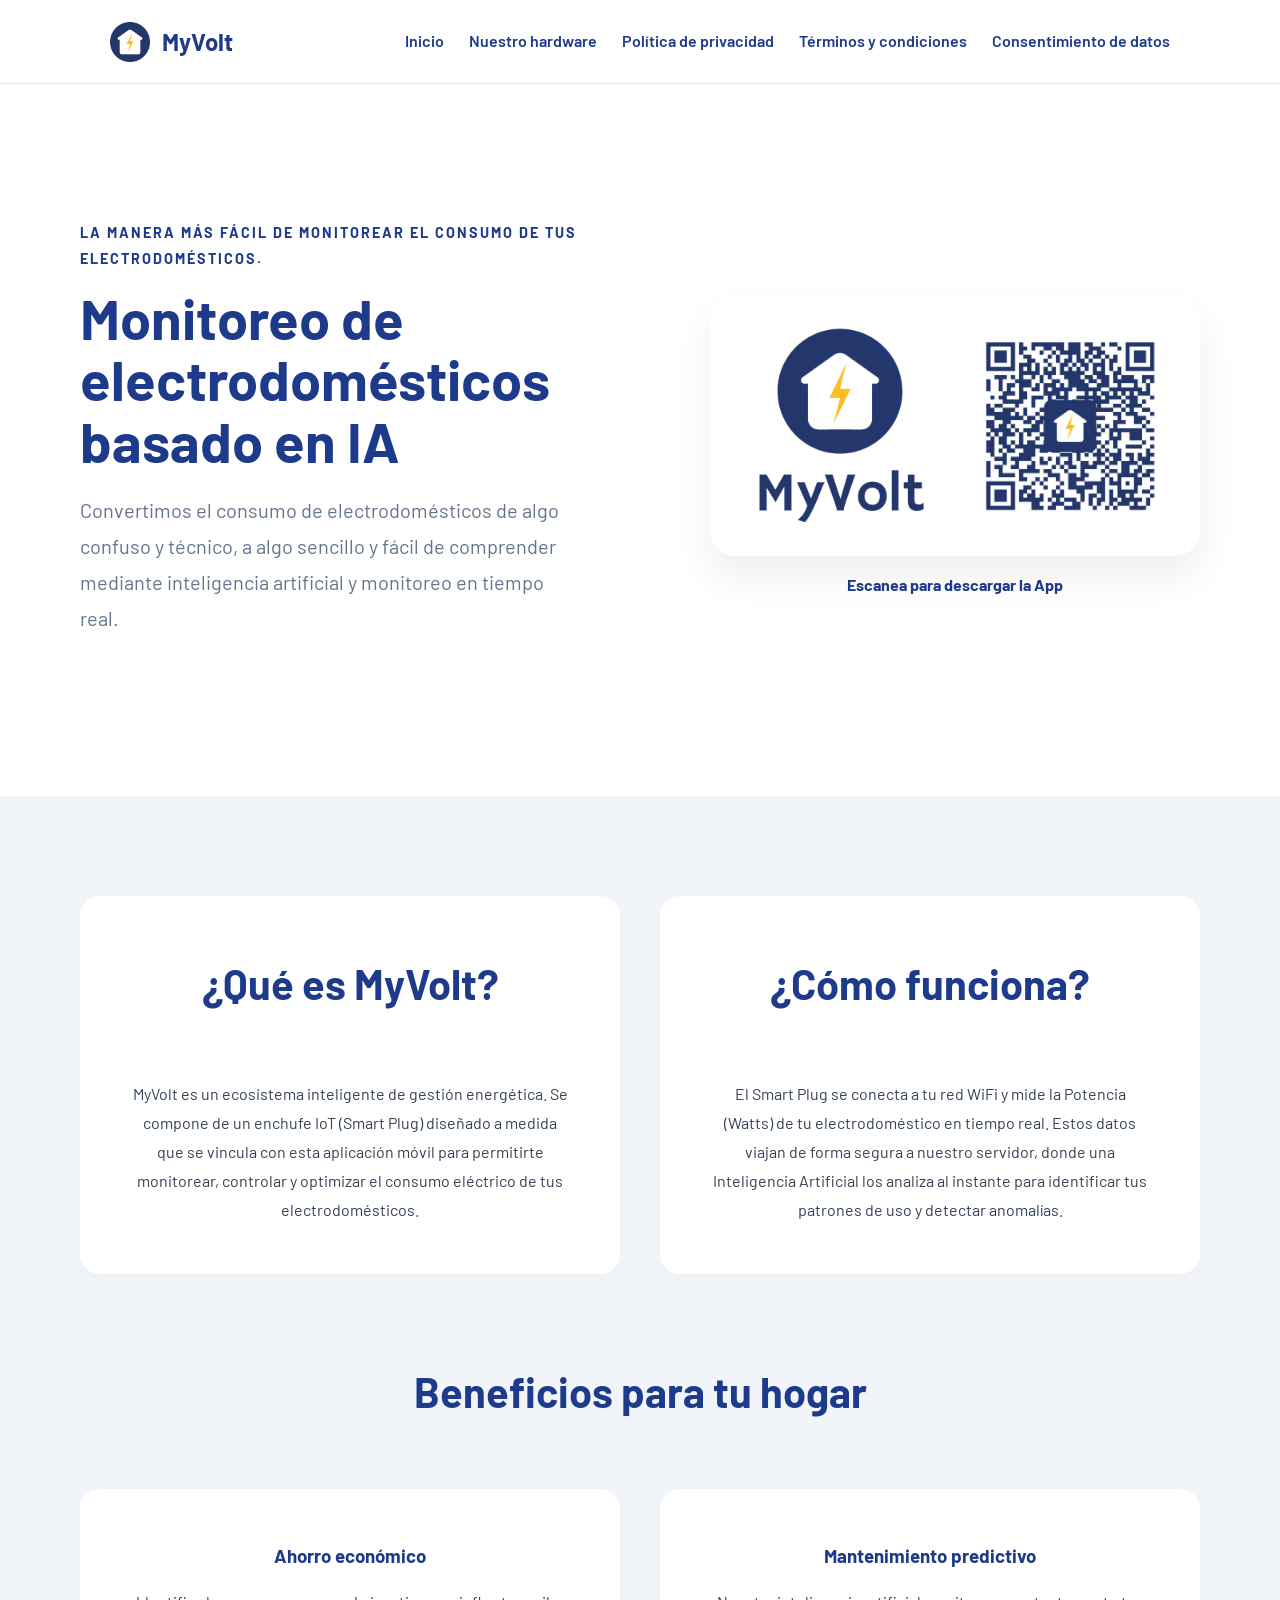
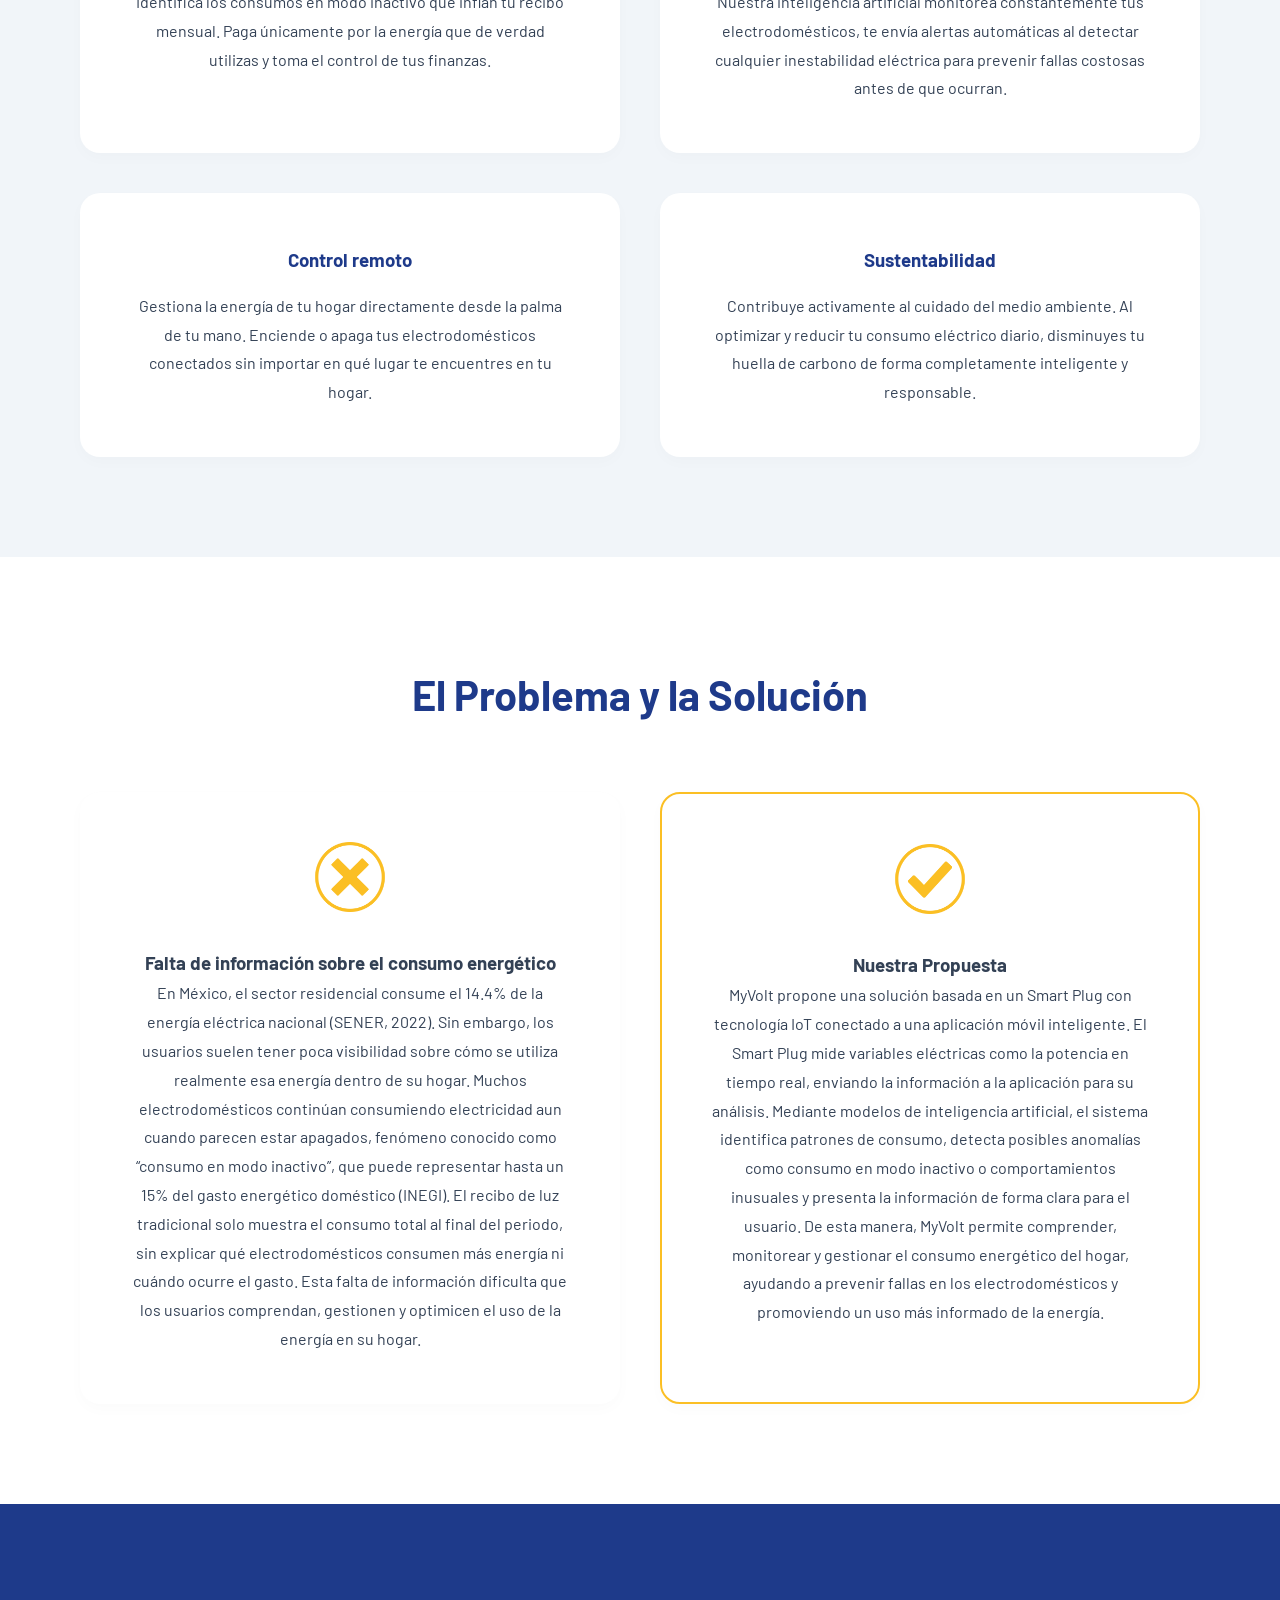
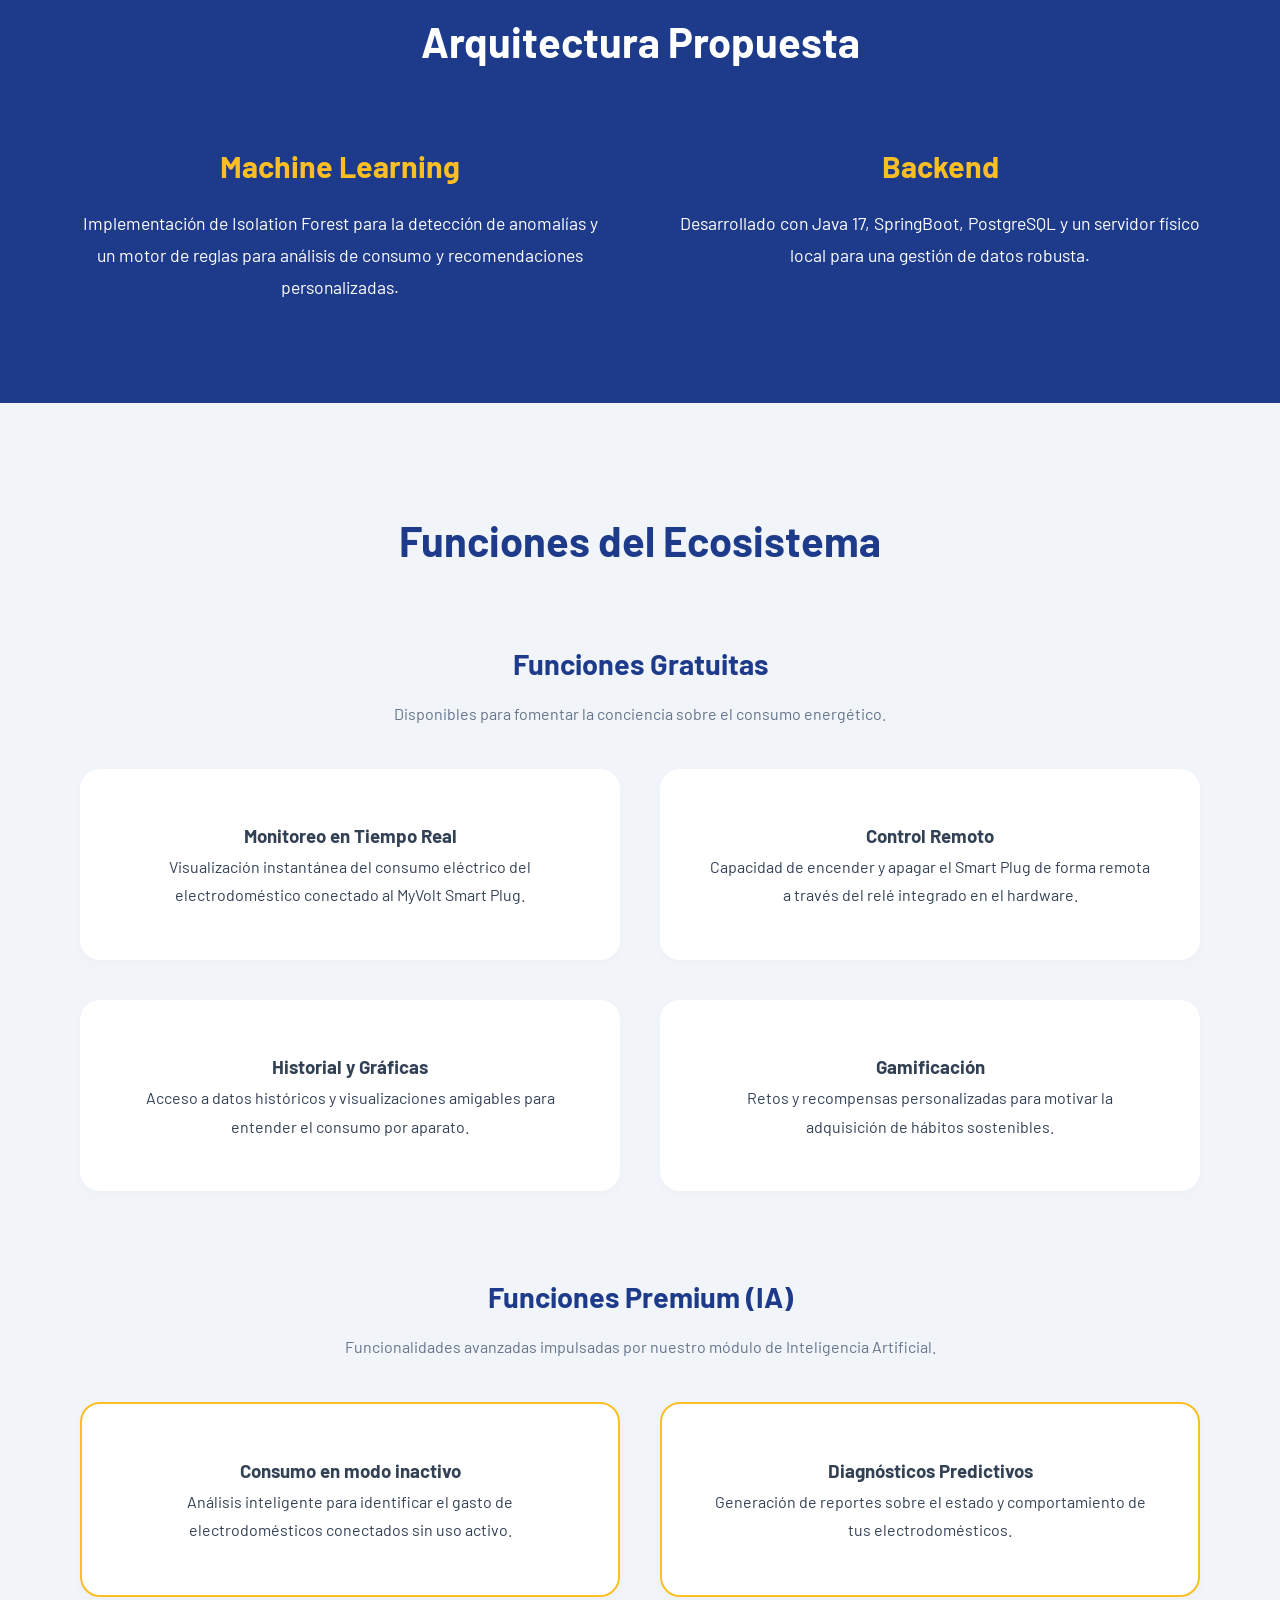
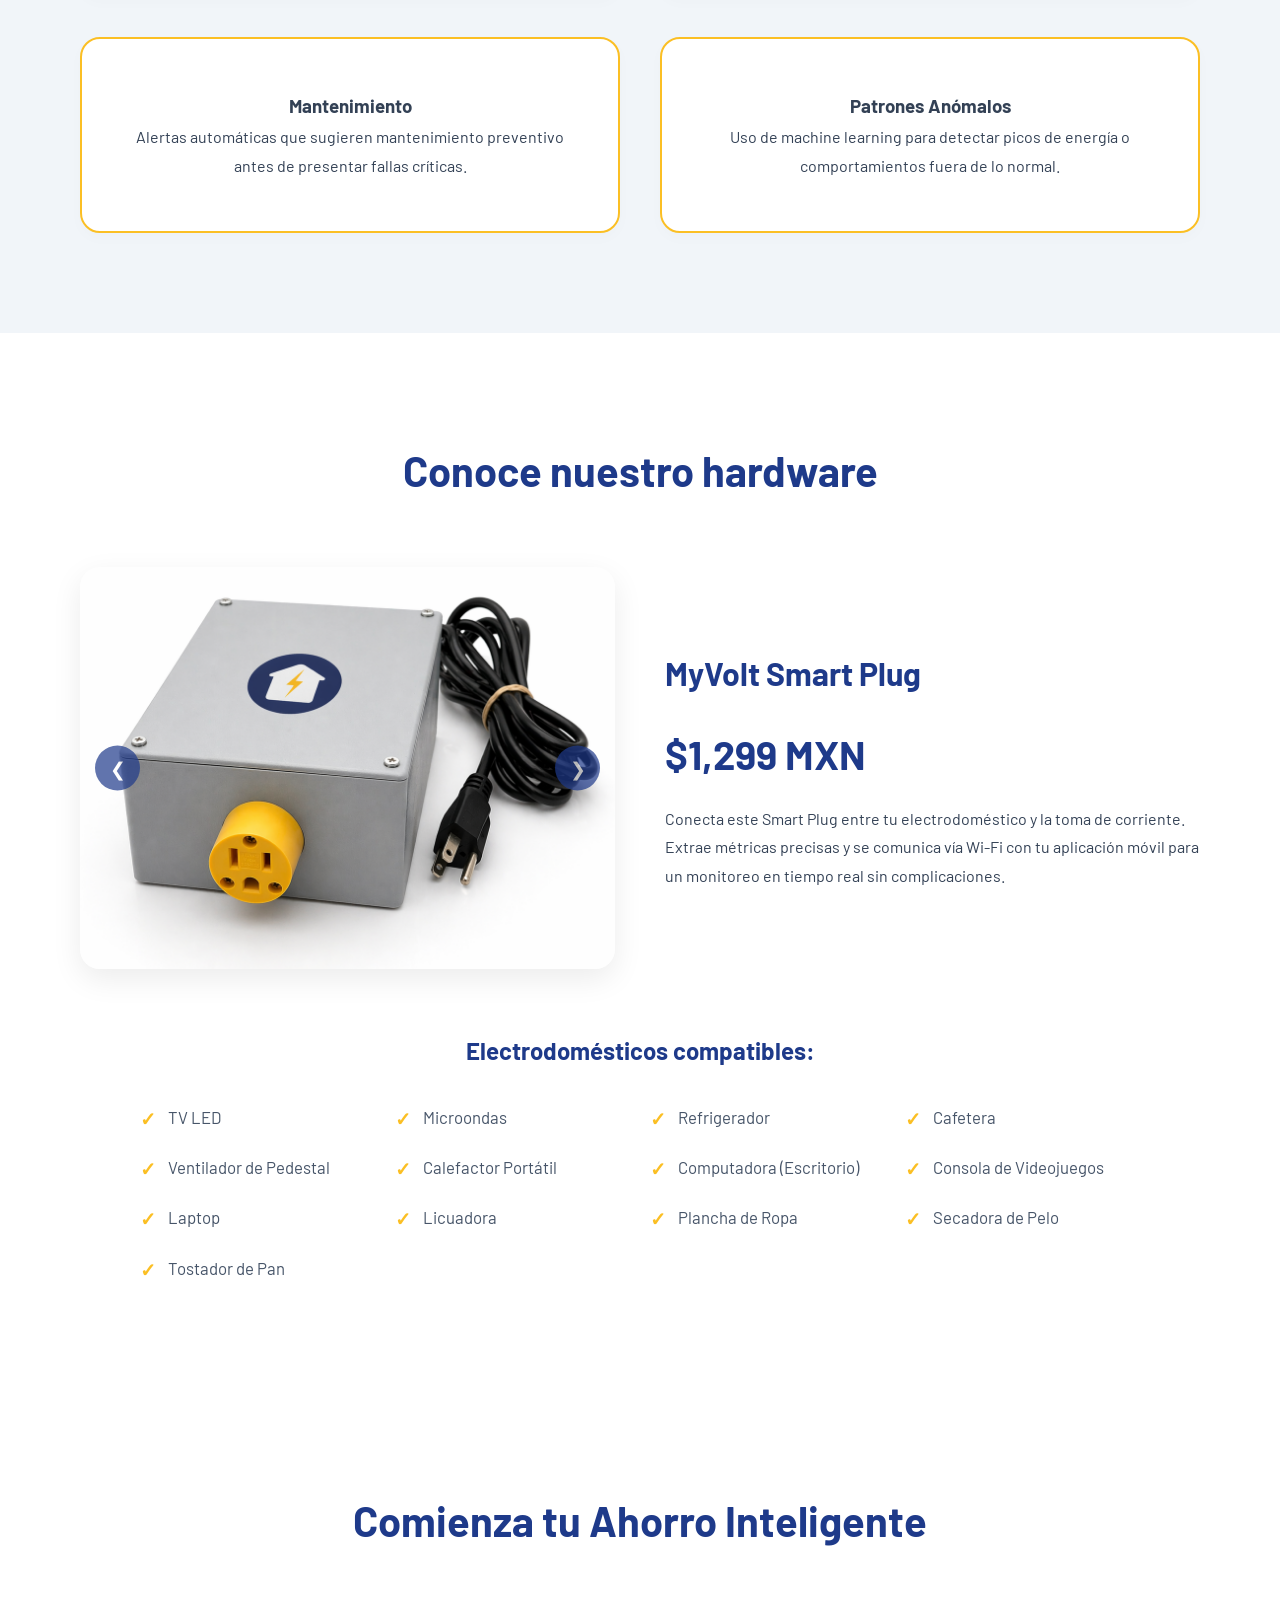
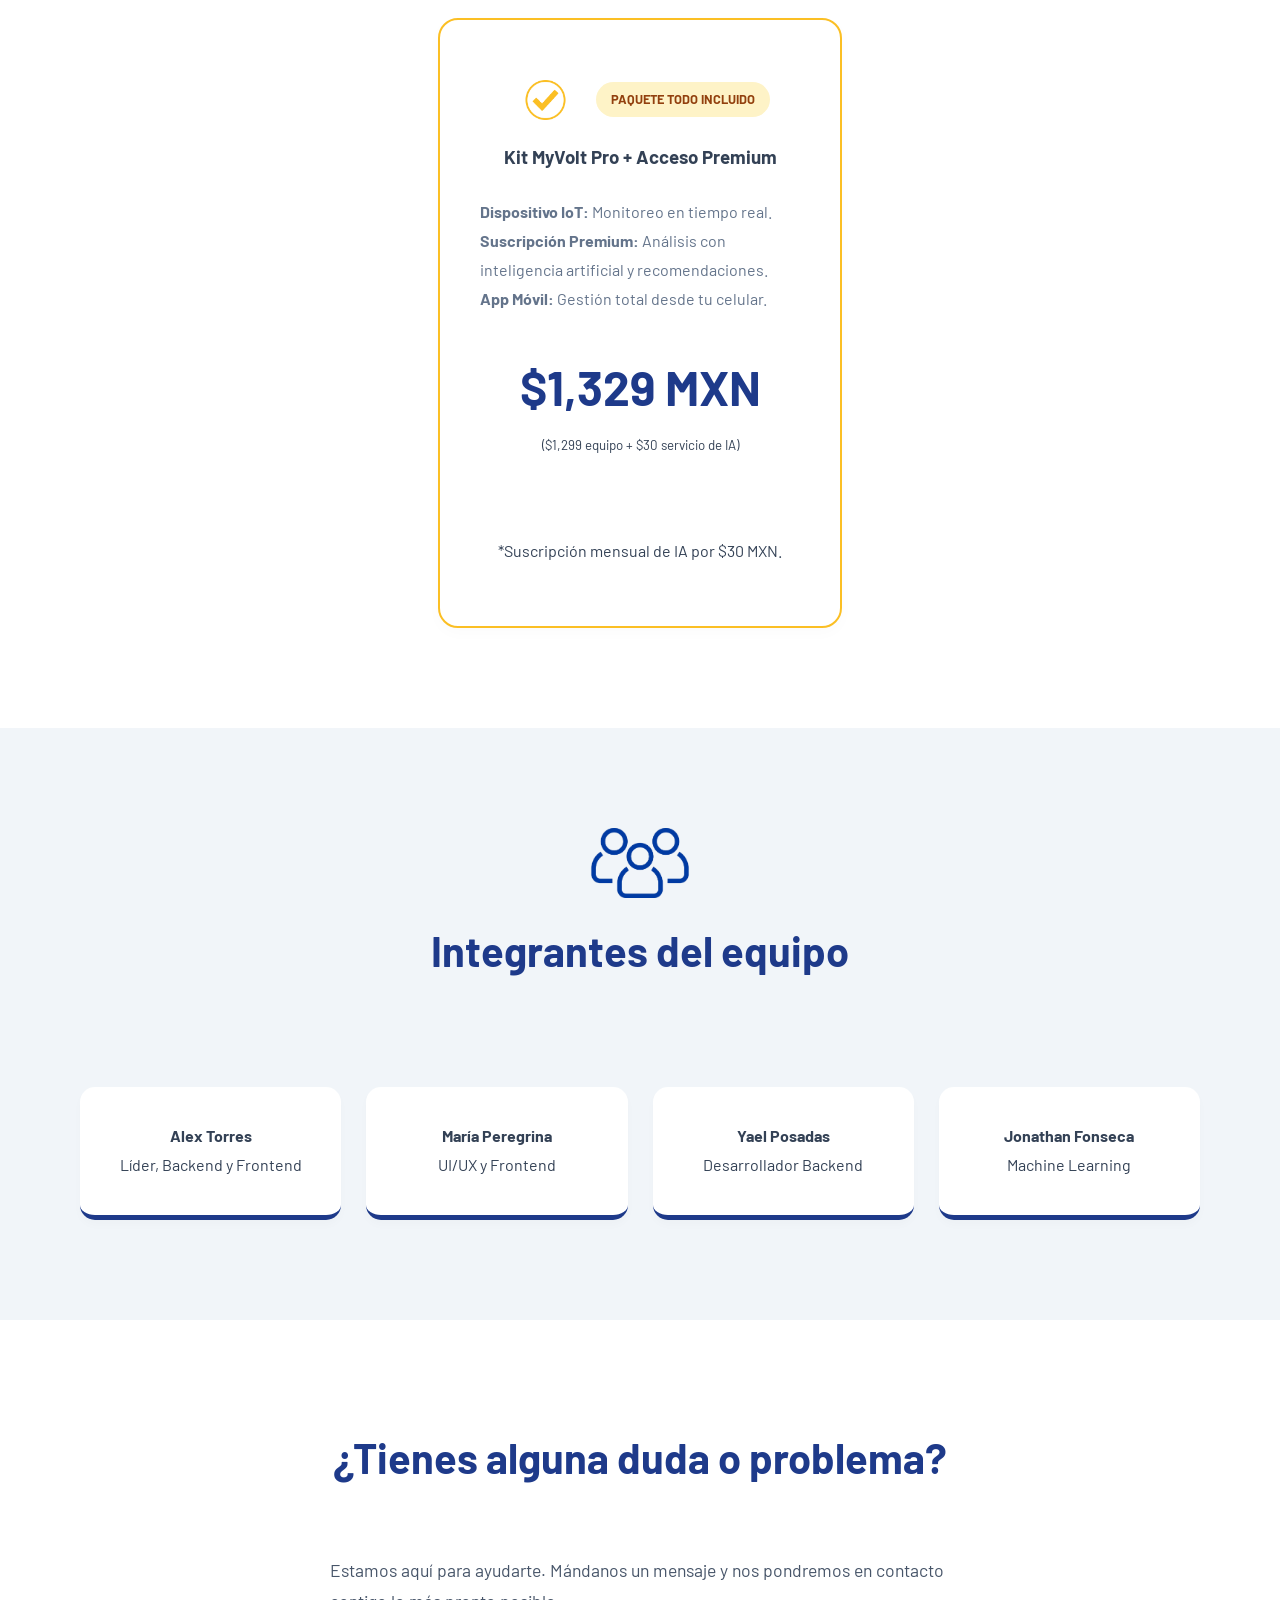
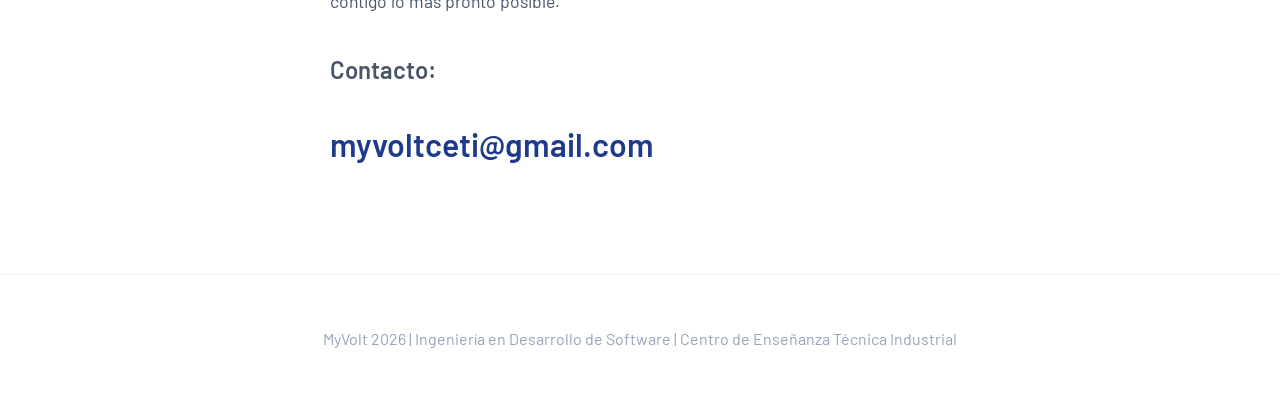
<file: index.html>
<!DOCTYPE html>
<html lang="es">
<head>
    <meta charset="UTF-8">
    <title>Redirigiendo a MyVolt...</title>
    <!-- Redirección automática instantánea -->
    <meta http-equiv="refresh" content="0; url=html/inicio.html">
</head>
<body>
    <!-- Respaldo en JavaScript por si el navegador bloquea la etiqueta meta -->
    <script>
        window.location.replace("html/inicio.html");
    </script>
</body>
</html>
</file>
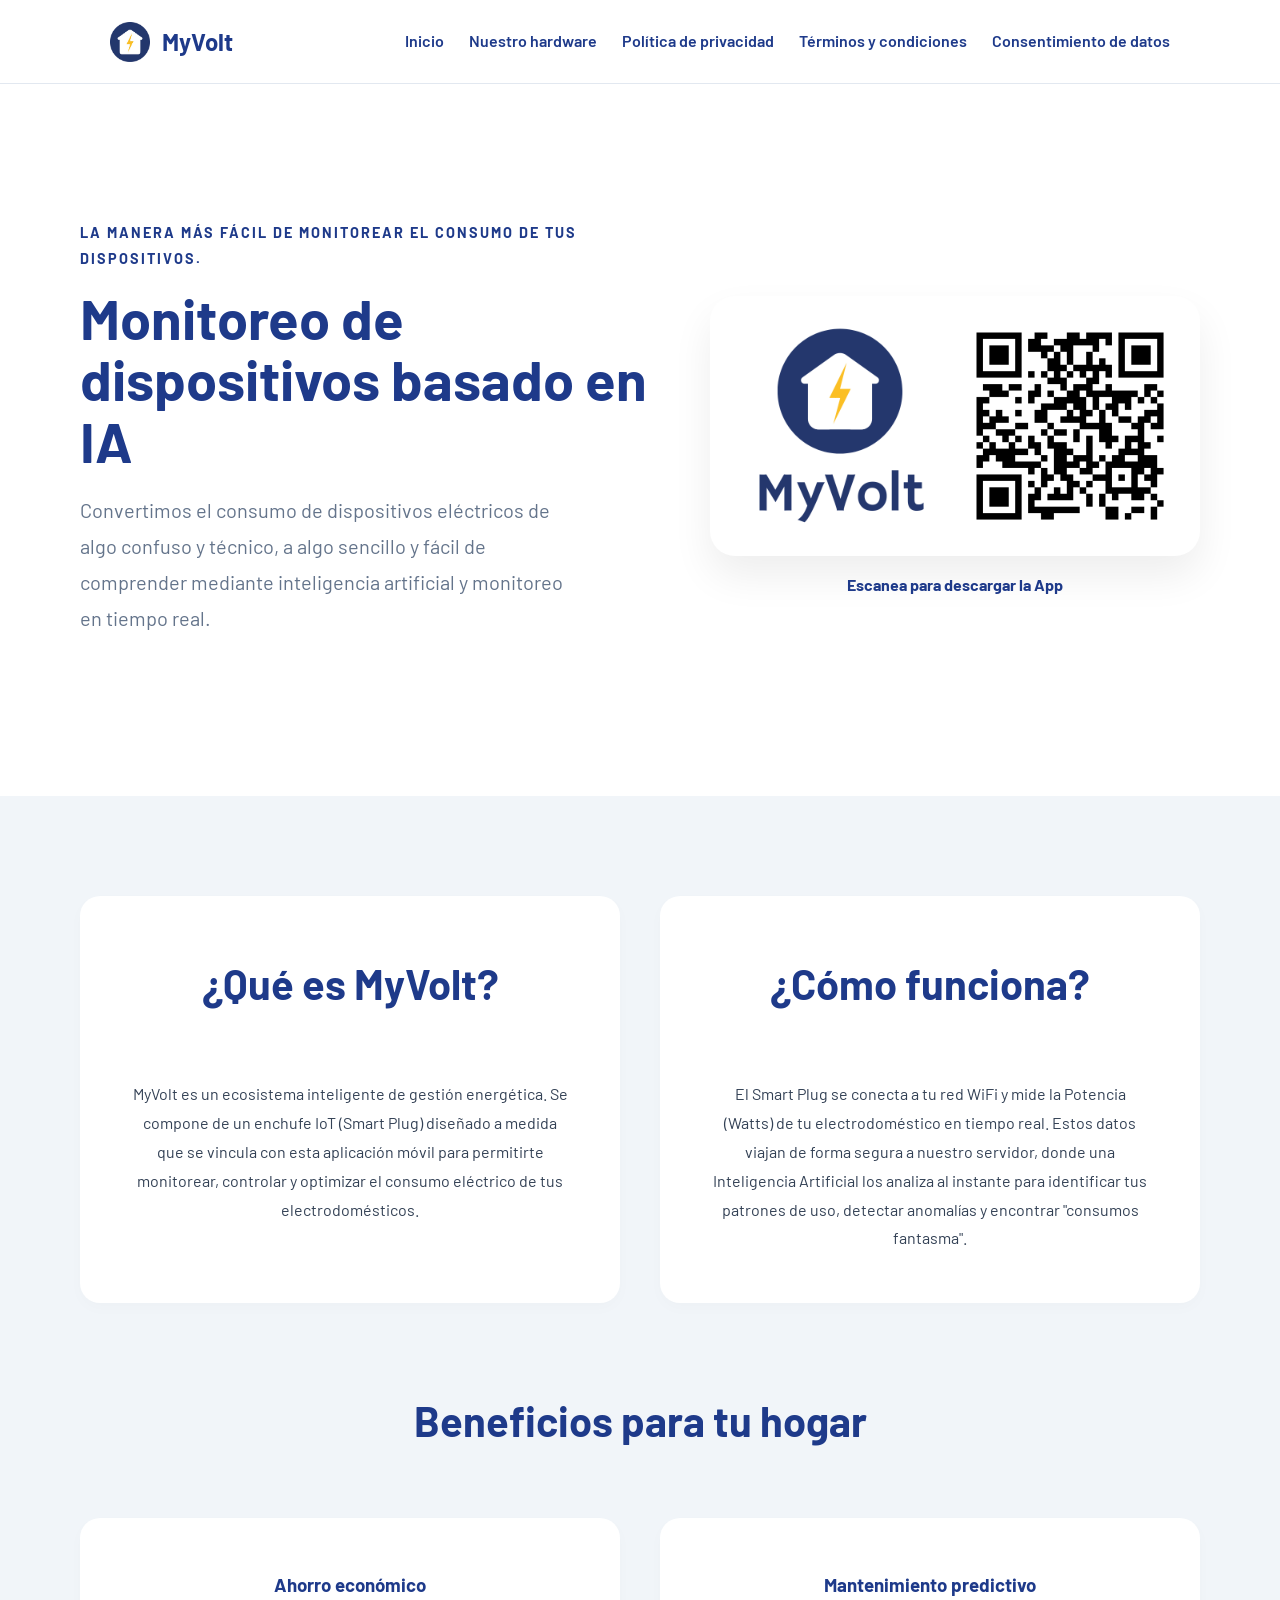
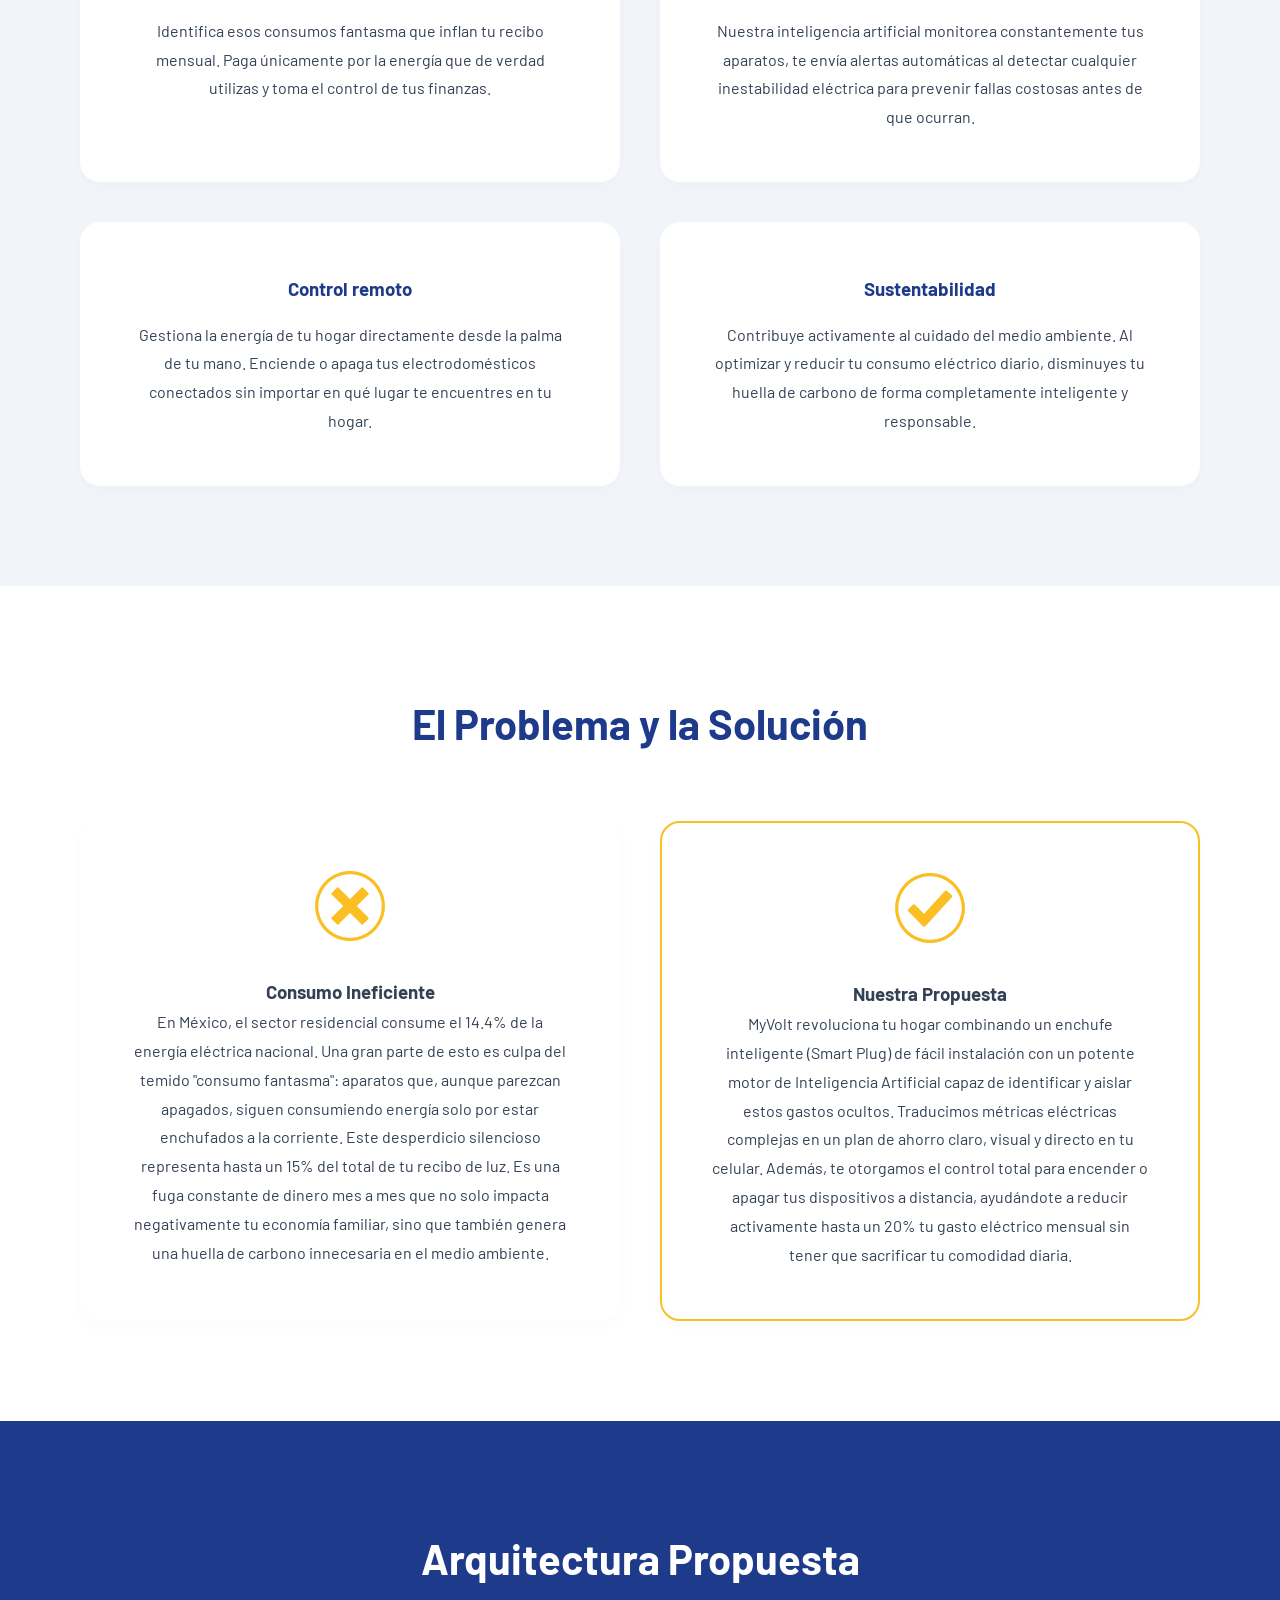
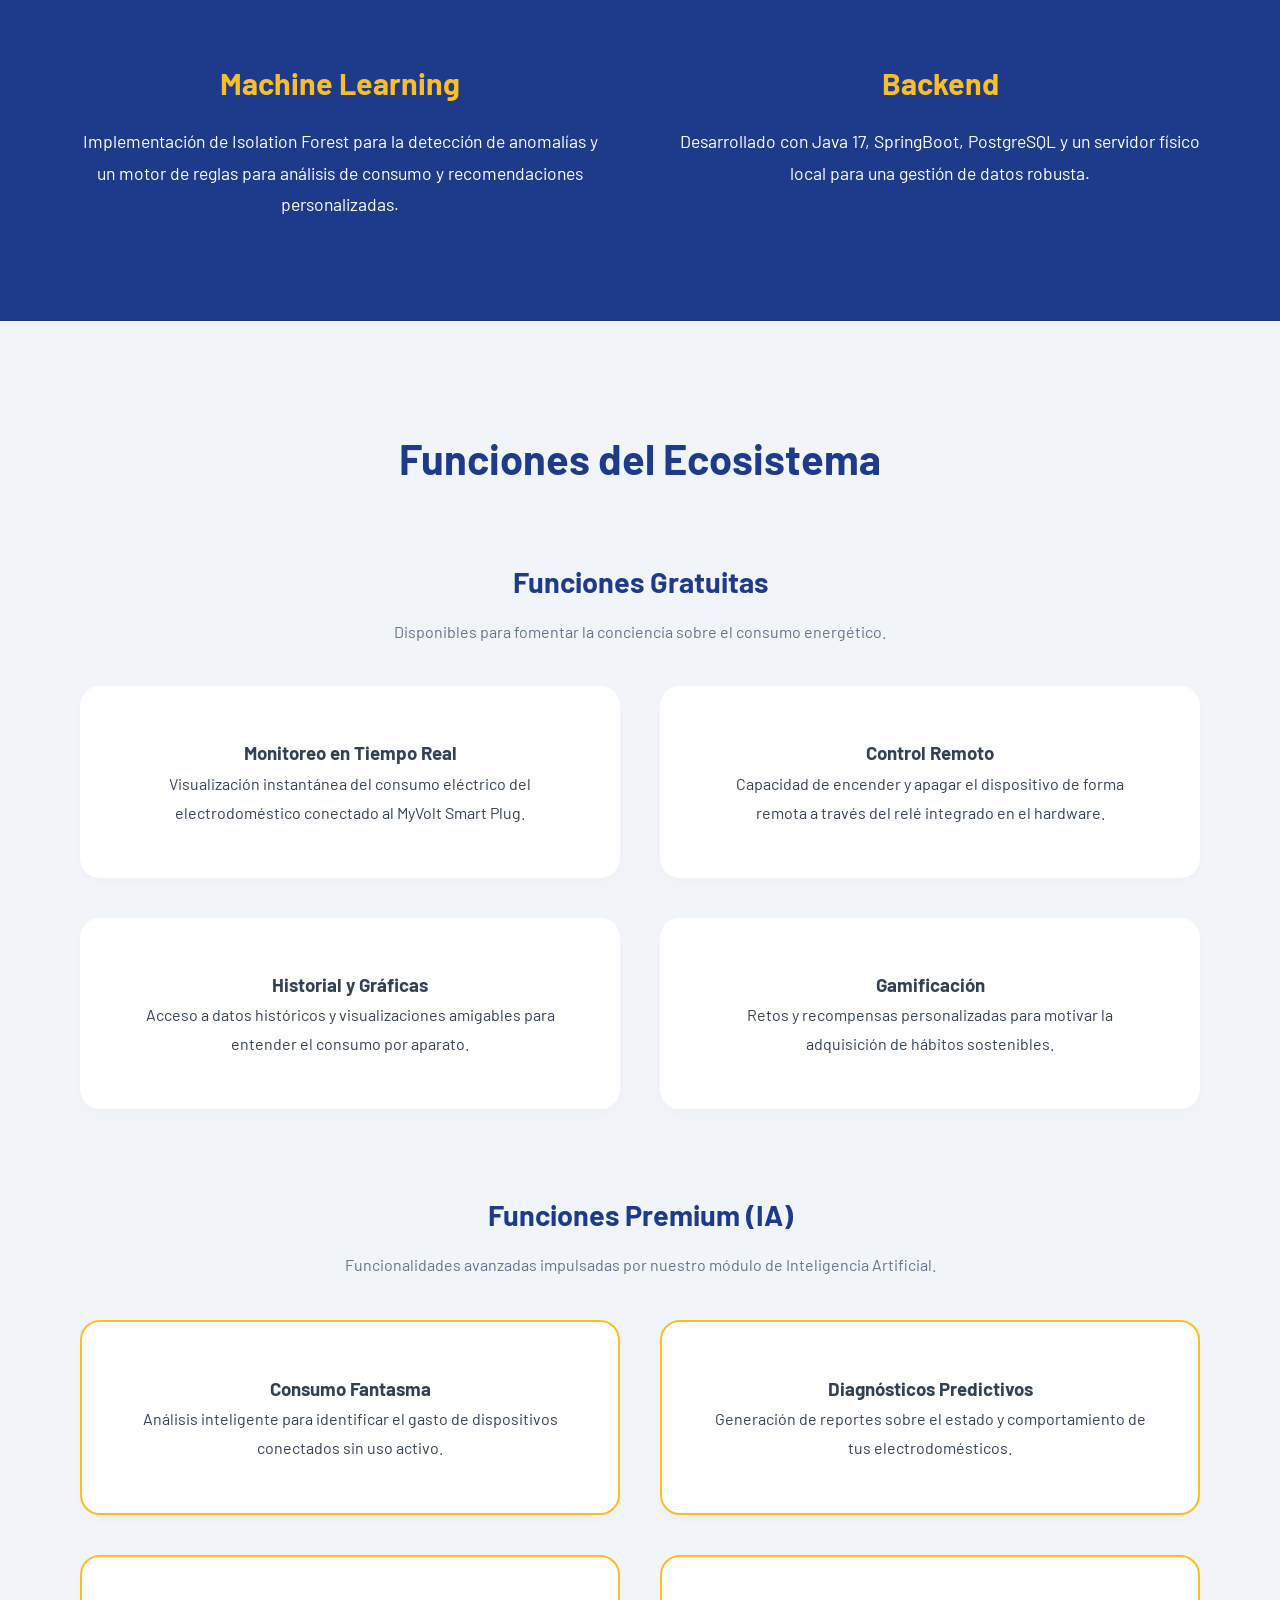
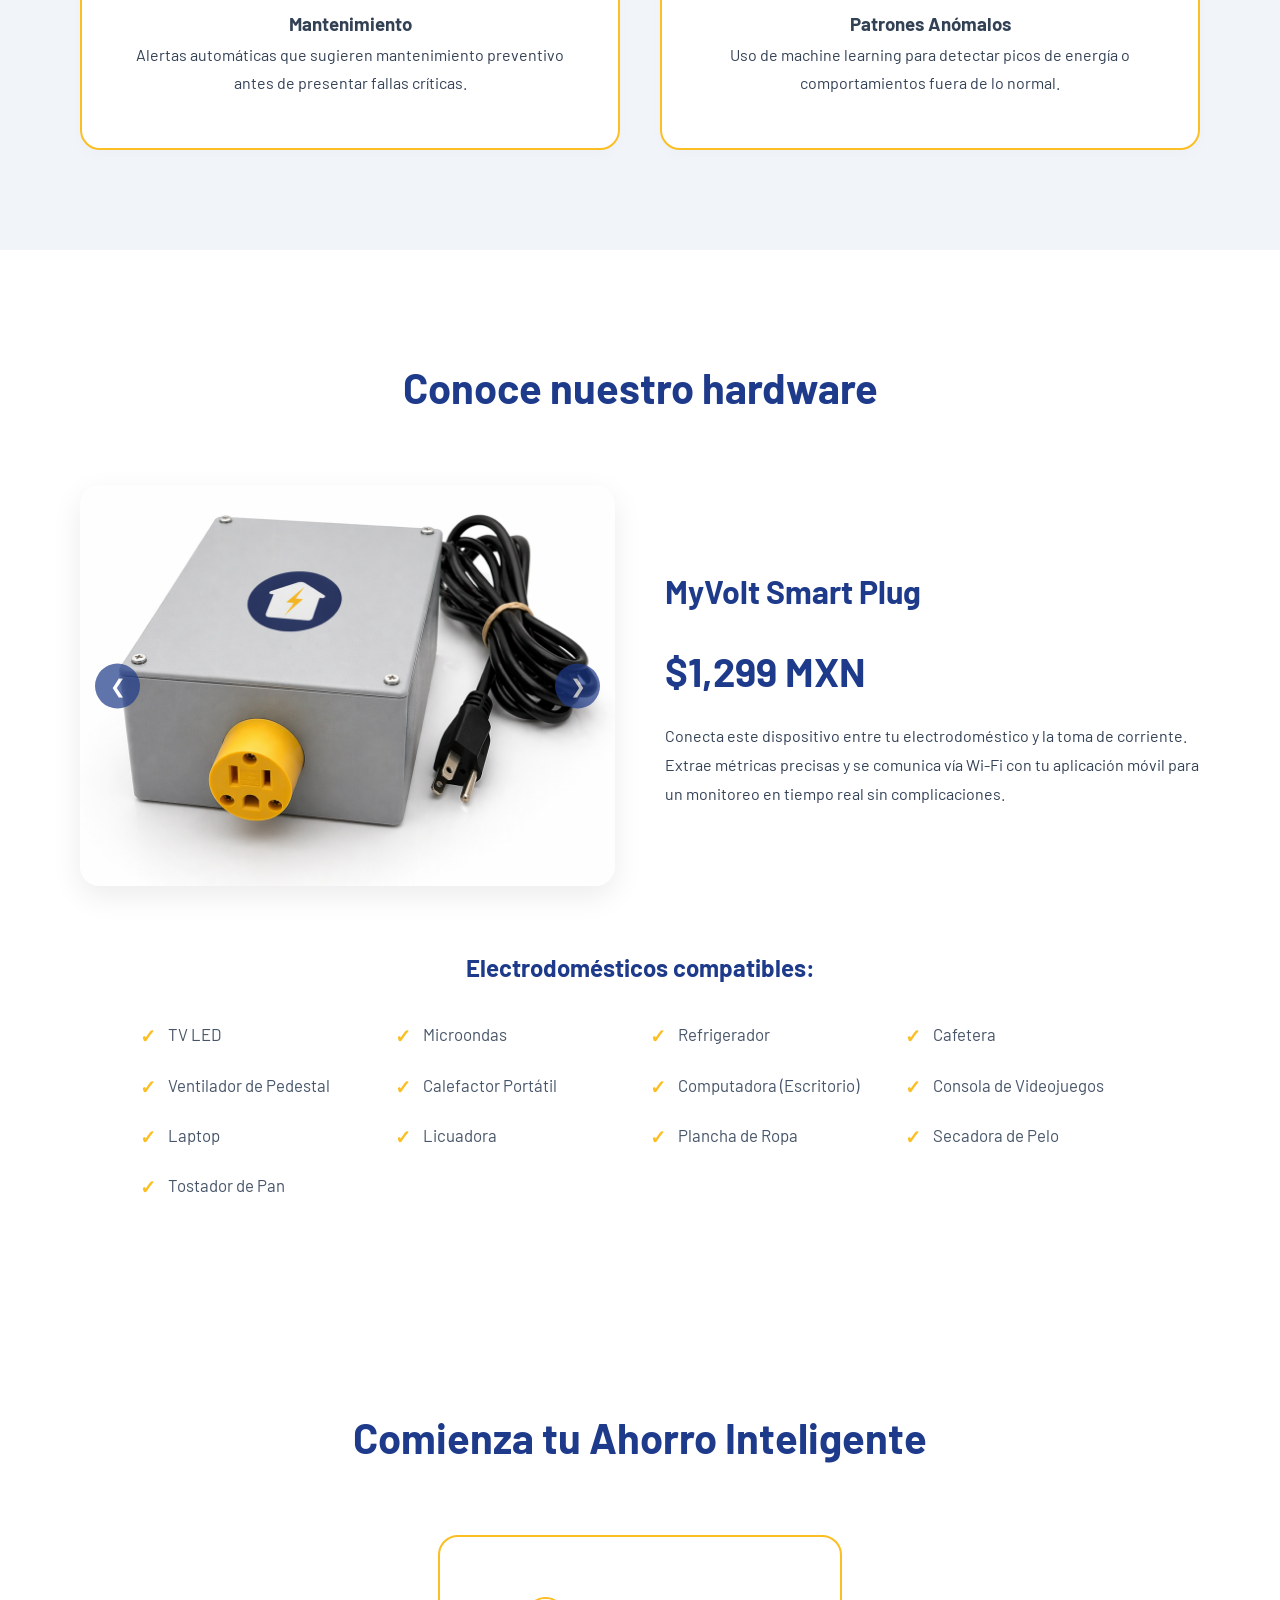
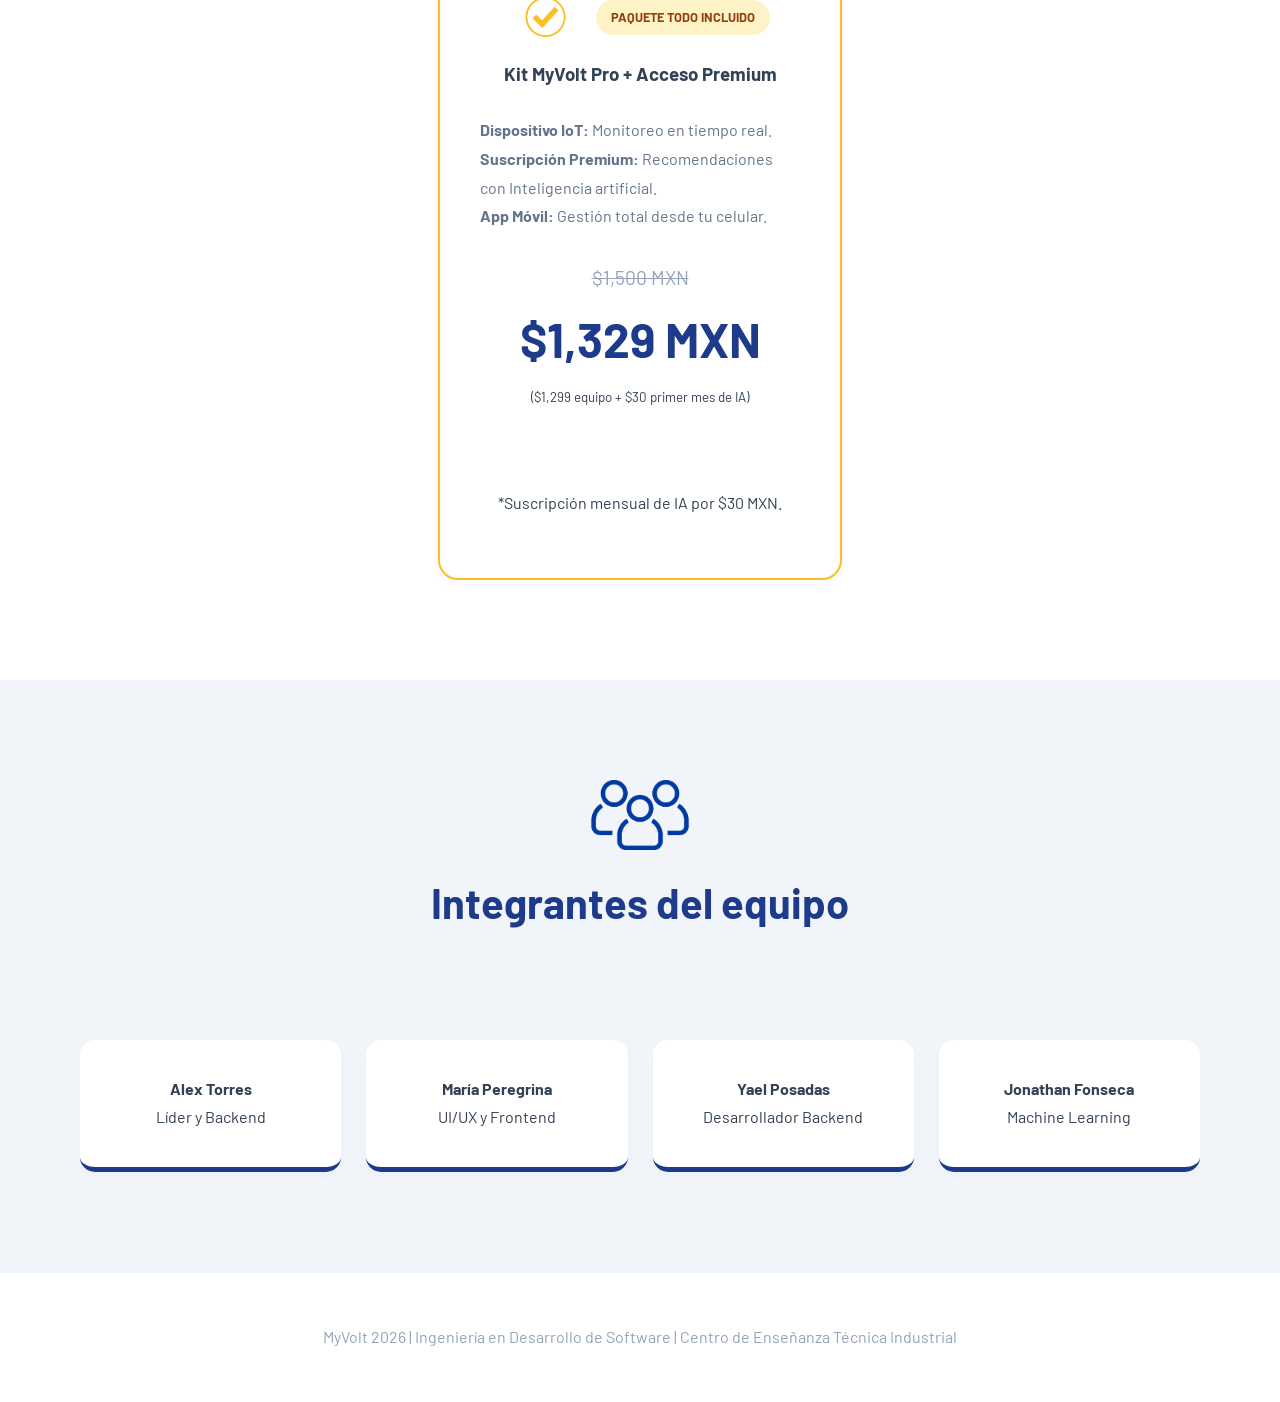
<file: html/index.html>
<!DOCTYPE html>
<html lang="es">
<head>
    <meta charset="UTF-8">
    <meta name="viewport" content="width=device-width, initial-scale=1.0">
    <title>MyVolt - Monitoreo de dispositivos basado en IA</title>
    
    <link rel="icon" type="image/png" href="../img/logo.png">
    
    <link href="https://fonts.googleapis.com/css2?family=Barlow:wght@400;600;700&display=swap" rel="stylesheet">
    <link rel="stylesheet" href="../css/style.css">
</head>
<body>
    
<header>
        <nav class="nav-centered">
            <a href="../html/inicio.html#inicio" class="logo-container" style="text-decoration: none;">
                <img src="../img/logo.png" alt="MyVolt" class="logo-nav">
                <span class="logo-text">MyVolt</span>
            </a>
            
            <div class="menu-toggle" id="mobile-menu">
                <span class="bar"></span>
                <span class="bar"></span>
                <span class="bar"></span>
            </div>

            <ul id="nav-list">
                <li><a href="../html/inicio.html#inicio">Inicio</a></li>
                <li><a href="../html/inicio.html#dispositivo">Nuestro hardware</a></li>
                <li><a href="../html/legal/politica-privacidad.html">Política de privacidad</a></li>
                <li><a href="../html/legal/terminos-condiciones.html">Términos y condiciones</a></li>
                <li><a href="../html/legal/consentimiento-datos.html">Consentimiento de datos</a></li>
            </ul>
        </nav>
    </header>

    <section id="inicio" class="hero">
        <div class="container hero-split">
            <div class="hero-text-side">
                <p class="tagline">La manera más fácil de monitorear el consumo de tus dispositivos.</p>
                <h1>Monitoreo de dispositivos basado en IA</h1>
                <p class="hero-desc">Convertimos el consumo de dispositivos eléctricos de algo confuso y técnico, a algo sencillo y fácil de comprender mediante inteligencia artificial y monitoreo en tiempo real.</p>
            </div>
            <div class="hero-visual-side">
                <div class="visual-wrapper">
                    <img src="../img/logo-completo.png" alt="MyVolt Logo" class="img-big">
                    <img src="../img/qr-code.png" alt="QR MyVolt" class="img-big">
                </div>
                <p class="qr-hint">Escanea para descargar la App</p>
            </div>
        </div>
    </section>

    <section id="detalles" class="section-spaced bg-grey">
        <div class="container">
            <div class="grid" style="margin-bottom: 60px;">
                <div class="card">
                    <h2 class="section-title">¿Qué es MyVolt?</h2>
                    <p>MyVolt es un ecosistema inteligente de gestión energética. Se compone de un enchufe IoT (Smart Plug) diseñado a medida que se vincula con esta aplicación móvil para permitirte monitorear, controlar y optimizar el consumo eléctrico de tus electrodomésticos.</p>
                </div>

                <div class="card">
                    <h2 class="section-title">¿Cómo funciona?</h2>
                    <p>El Smart Plug se conecta a tu red WiFi y mide la Potencia (Watts) de tu electrodoméstico en tiempo real. Estos datos viajan de forma segura a nuestro servidor, donde una Inteligencia Artificial los analiza al instante para identificar tus patrones de uso, detectar anomalías y encontrar "consumos fantasma".</p>
                </div>
            </div>

            <div style="text-align: center; margin-top: 80px;">
                <h2 class="section-title">Beneficios para tu hogar</h2>
                <div class="grid">
                    
                    <div class="card">
                        <h3 style="color: var(--azul-oscuro); margin-bottom: 15px;">Ahorro económico</h3>
                        <p>Identifica esos consumos fantasma que inflan tu recibo mensual. Paga únicamente por la energía que de verdad utilizas y toma el control de tus finanzas.</p>
                    </div>

                    <div class="card">
                        <h3 style="color: var(--azul-oscuro); margin-bottom: 15px;">Mantenimiento predictivo</h3>
                        <p>Nuestra inteligencia artificial monitorea constantemente tus aparatos, te envía alertas automáticas al detectar cualquier inestabilidad eléctrica para prevenir fallas costosas antes de que ocurran.</p>
                    </div>

                    <div class="card">
                        <h3 style="color: var(--azul-oscuro); margin-bottom: 15px;">Control remoto</h3>
                        <p>Gestiona la energía de tu hogar directamente desde la palma de tu mano. Enciende o apaga tus electrodomésticos conectados sin importar en qué lugar te encuentres en tu hogar.</p>
                    </div>

                    <div class="card">
                        <h3 style="color: var(--azul-oscuro); margin-bottom: 15px;">Sustentabilidad</h3>
                        <p>Contribuye activamente al cuidado del medio ambiente. Al optimizar y reducir tu consumo eléctrico diario, disminuyes tu huella de carbono de forma completamente inteligente y responsable.</p>
                    </div>

                </div>
            </div>
        </div>
    </section>

    <section id="proyecto" class="section-spaced">
        <div class="container">
            <h2 class="section-title">El Problema y la Solución</h2>
            <div class="grid">
                
                <div class="card">
                    <img src="../img/icono-equis.png" alt="Problema" class="card-icon">
                    <h3>Consumo Ineficiente</h3>
                    <p>En México, el sector residencial consume el 14.4% de la energía eléctrica nacional. Una gran parte de esto es culpa del temido "consumo fantasma": aparatos que, aunque parezcan apagados, siguen consumiendo energía solo por estar enchufados a la corriente. Este desperdicio silencioso representa hasta un 15% del total de tu recibo de luz. Es una fuga constante de dinero mes a mes que no solo impacta negativamente tu economía familiar, sino que también genera una huella de carbono innecesaria en el medio ambiente.</p>
                </div>
                
                <div class="card highlight">
                    <img src="../img/icono-check.png" alt="Solución" class="card-icon">
                    <h3>Nuestra Propuesta</h3>
                    <p>MyVolt revoluciona tu hogar combinando un enchufe inteligente (Smart Plug) de fácil instalación con un potente motor de Inteligencia Artificial capaz de identificar y aislar estos gastos ocultos. Traducimos métricas eléctricas complejas en un plan de ahorro claro, visual y directo en tu celular. Además, te otorgamos el control total para encender o apagar tus dispositivos a distancia, ayudándote a reducir activamente hasta un 20% tu gasto eléctrico mensual sin tener que sacrificar tu comodidad diaria.</p>
                </div>
                
            </div>
        </div>
    </section>

    <section id="tecnologia" class="bg-blue section-spaced">
        <div class="container text-center">
            <h2 class="section-title text-white">Arquitectura Propuesta</h2>
            <div class="tech-grid-main">
                <div class="tech-item">
                    <h3>Machine Learning</h3>
                    <p class="text-white">Implementación de Isolation Forest para la detección de anomalías y un motor de reglas para análisis de consumo y recomendaciones personalizadas.</p>
                </div>
                <div class="tech-item">
                    <h3>Backend</h3>
                    <p class="text-white">Desarrollado con Java 17, SpringBoot, PostgreSQL y un servidor físico local para una gestión de datos robusta.</p>
                </div>
            </div>
        </div>
    </section>

    <section id="funciones" class="section-spaced bg-grey">
        <div class="container">
            <h2 class="section-title">Funciones del Ecosistema</h2>
            
            <div style="text-align: center; margin-bottom: 40px;">
                <h3 style="color: var(--azul-oscuro); font-size: 1.8rem; margin-bottom: 10px;">Funciones Gratuitas</h3>
                <p style="color: #64748b;">Disponibles para fomentar la conciencia sobre el consumo energético.</p>
            </div>

            <div class="grid" style="margin-bottom: 80px;">
                <div class="card">
                    <h3>Monitoreo en Tiempo Real</h3>
                    <p>Visualización instantánea del consumo eléctrico del electrodoméstico conectado al MyVolt Smart Plug.</p>
                </div>
                <div class="card">
                    <h3>Control Remoto</h3>
                    <p>Capacidad de encender y apagar el dispositivo de forma remota a través del relé integrado en el hardware.</p>
                </div>
                <div class="card">
                    <h3>Historial y Gráficas</h3>
                    <p>Acceso a datos históricos y visualizaciones amigables para entender el consumo por aparato.</p>
                </div>
                <div class="card">
                    <h3>Gamificación</h3>
                    <p>Retos y recompensas personalizadas para motivar la adquisición de hábitos sostenibles.</p>
                </div>
            </div>

            <div style="text-align: center; margin-bottom: 40px;">
                <h3 style="color: var(--azul-oscuro); font-size: 1.8rem; margin-bottom: 10px;">Funciones Premium (IA)</h3>
                <p style="color: #64748b;">Funcionalidades avanzadas impulsadas por nuestro módulo de Inteligencia Artificial.</p>
            </div>

            <div class="grid">
                <div class="card highlight">
                    <h3>Consumo Fantasma</h3>
                    <p>Análisis inteligente para identificar el gasto de dispositivos conectados sin uso activo.</p>
                </div>
                <div class="card highlight">
                    <h3>Diagnósticos Predictivos</h3>
                    <p>Generación de reportes sobre el estado y comportamiento de tus electrodomésticos.</p>
                </div>
                <div class="card highlight">
                    <h3>Mantenimiento</h3>
                    <p>Alertas automáticas que sugieren mantenimiento preventivo antes de presentar fallas críticas.</p>
                </div>
                <div class="card highlight">
                    <h3>Patrones Anómalos</h3>
                    <p>Uso de machine learning para detectar picos de energía o comportamientos fuera de lo normal.</p>
                </div>
            </div>
        </div>
    </section>

    <section id="dispositivo" class="section-spaced">
        <div class="container">
            <h2 class="section-title">Conoce nuestro hardware</h2>
            <div class="product-split">
                
                <div class="product-gallery">
                    <div class="slides" id="slider-track">
                        <div class="slide"><img src="../img/Iot_frente.png" alt="Vista frontal MyVolt"></div>
                        <div class="slide"><img src="../img/Iot_lado.png" alt="Vista lateral MyVolt"></div>
                        <div class="slide"><img src="../img/Iot_atras.png" alt="Vista trasera MyVolt"></div>
                        <div class="slide"><img src="../img/Iot_conectado.png" alt="MyVolt conectado"></div>
                    </div>
                    <button class="slider-btn prev-btn" id="prev-slide">❮</button>
                    <button class="slider-btn next-btn" id="next-slide">❯</button>
                </div>
                
                <div class="product-info">
                    <h3 style="font-size: 2rem; color: var(--azul-oscuro);">MyVolt Smart Plug</h3>
                    <p class="product-price">$1,299 MXN</p>
                    <p>Conecta este dispositivo entre tu electrodoméstico y la toma de corriente. Extrae métricas precisas y se comunica vía Wi-Fi con tu aplicación móvil para un monitoreo en tiempo real sin complicaciones.</p>
                </div>
            </div>

            <div style="margin-top: 60px;">
                <h4 style="margin-bottom: 30px; font-size: 1.5rem; color: var(--azul-oscuro); text-align: center;">Electrodomésticos compatibles:</h4>
                <ul class="device-list">
                    <li>TV LED</li>
                    <li>Microondas</li>
                    <li>Refrigerador</li>
                    <li>Cafetera</li>
                    <li>Ventilador de Pedestal</li>
                    <li>Calefactor Portátil</li>
                    <li>Computadora (Escritorio)</li>
                    <li>Consola de Videojuegos</li>
                    <li>Laptop</li>
                    <li>Licuadora</li>
                    <li>Plancha de Ropa</li>
                    <li>Secadora de Pelo</li>
                    <li>Tostador de Pan</li>
                </ul>
            </div>

        </div>
    </section>

    <section id="pagos" class="section-spaced">
        <div class="container flex-center">
            <h2 class="section-title">Comienza tu Ahorro Inteligente</h2>
            <div class="card highlight bundle-card">
                <div class="bundle-header">
                    <img src="../img/icono-check.png" alt="Check" class="card-icon-small">
                    <p class="tagline-yellow">Paquete Todo Incluido</p>
                </div>
                <h3>Kit MyVolt Pro + Acceso Premium</h3>
                
                <div class="bundle-list">
                    <p><strong>Dispositivo IoT:</strong> Monitoreo en tiempo real.</p>
                    <p><strong>Suscripción Premium:</strong> Recomendaciones con Inteligencia artificial.</p>
                    <p><strong>App Móvil:</strong> Gestión total desde tu celular.</p>
                </div>

                <div class="price-box">
                    <span class="old-price">$1,500 MXN</span>
                    <p class="new-price">$1,329 MXN</p>
                    <small>($1,299 equipo + $30 primer mes de IA)</small>
                </div>
                
                <div id="wallet_container"></div>
                <p class="disclaimer">*Suscripción mensual de IA por $30 MXN.</p>
            </div>
        </div>
    </section>

    <section id="equipo" class="section-spaced bg-grey">
        <div class="container team-container">
            <div class="team-header">
                <img src="../img/icono-equipo.png" alt="Equipo" class="team-main-icon">
                <h2 class="section-title">Integrantes del equipo</h2>
            </div>
            <div class="team-grid">
                <div class="member"><strong>Alex Torres</strong><br>Líder y Backend</div>
                <div class="member"><strong>María Peregrina</strong><br>UI/UX y Frontend</div>
                <div class="member"><strong>Yael Posadas</strong><br>Desarrollador Backend</div>
                <div class="member"><strong>Jonathan Fonseca</strong><br>Machine Learning</div>
            </div>
        </div>
    </section>

    <footer>
        <p>MyVolt 2026 | Ingeniería en Desarrollo de Software | Centro de Enseñanza Técnica Industrial</p>
    </footer>

    <script>
        /* menu de navegacion */
        const mobileMenu = document.getElementById('mobile-menu');
        const navList = document.getElementById('nav-list');
        
        const navLinks = navList.querySelectorAll('a');

        mobileMenu.addEventListener('click', () => {
            navList.classList.toggle('active');
        });

        navLinks.forEach(link => {
            link.addEventListener('click', () => {
                navList.classList.remove('active');
            });
        });

        /* carrusel del iot */
        const track = document.getElementById('slider-track');
        const btnPrev = document.getElementById('prev-slide');
        const btnNext = document.getElementById('next-slide');
        
        let currentSlide = 0;
        const totalSlides = 4;

        btnNext.addEventListener('click', () => {
            currentSlide++;
            if(currentSlide >= totalSlides) {
                currentSlide = 0;
            }
            track.style.transform = `translateX(-${currentSlide * 100}%)`;
        });

        btnPrev.addEventListener('click', () => {
            currentSlide--;
            if(currentSlide < 0) {
                currentSlide = totalSlides - 1;
            }
            track.style.transform = `translateX(-${currentSlide * 100}%)`;
        });
    </script>
</body>
</html>
</file>
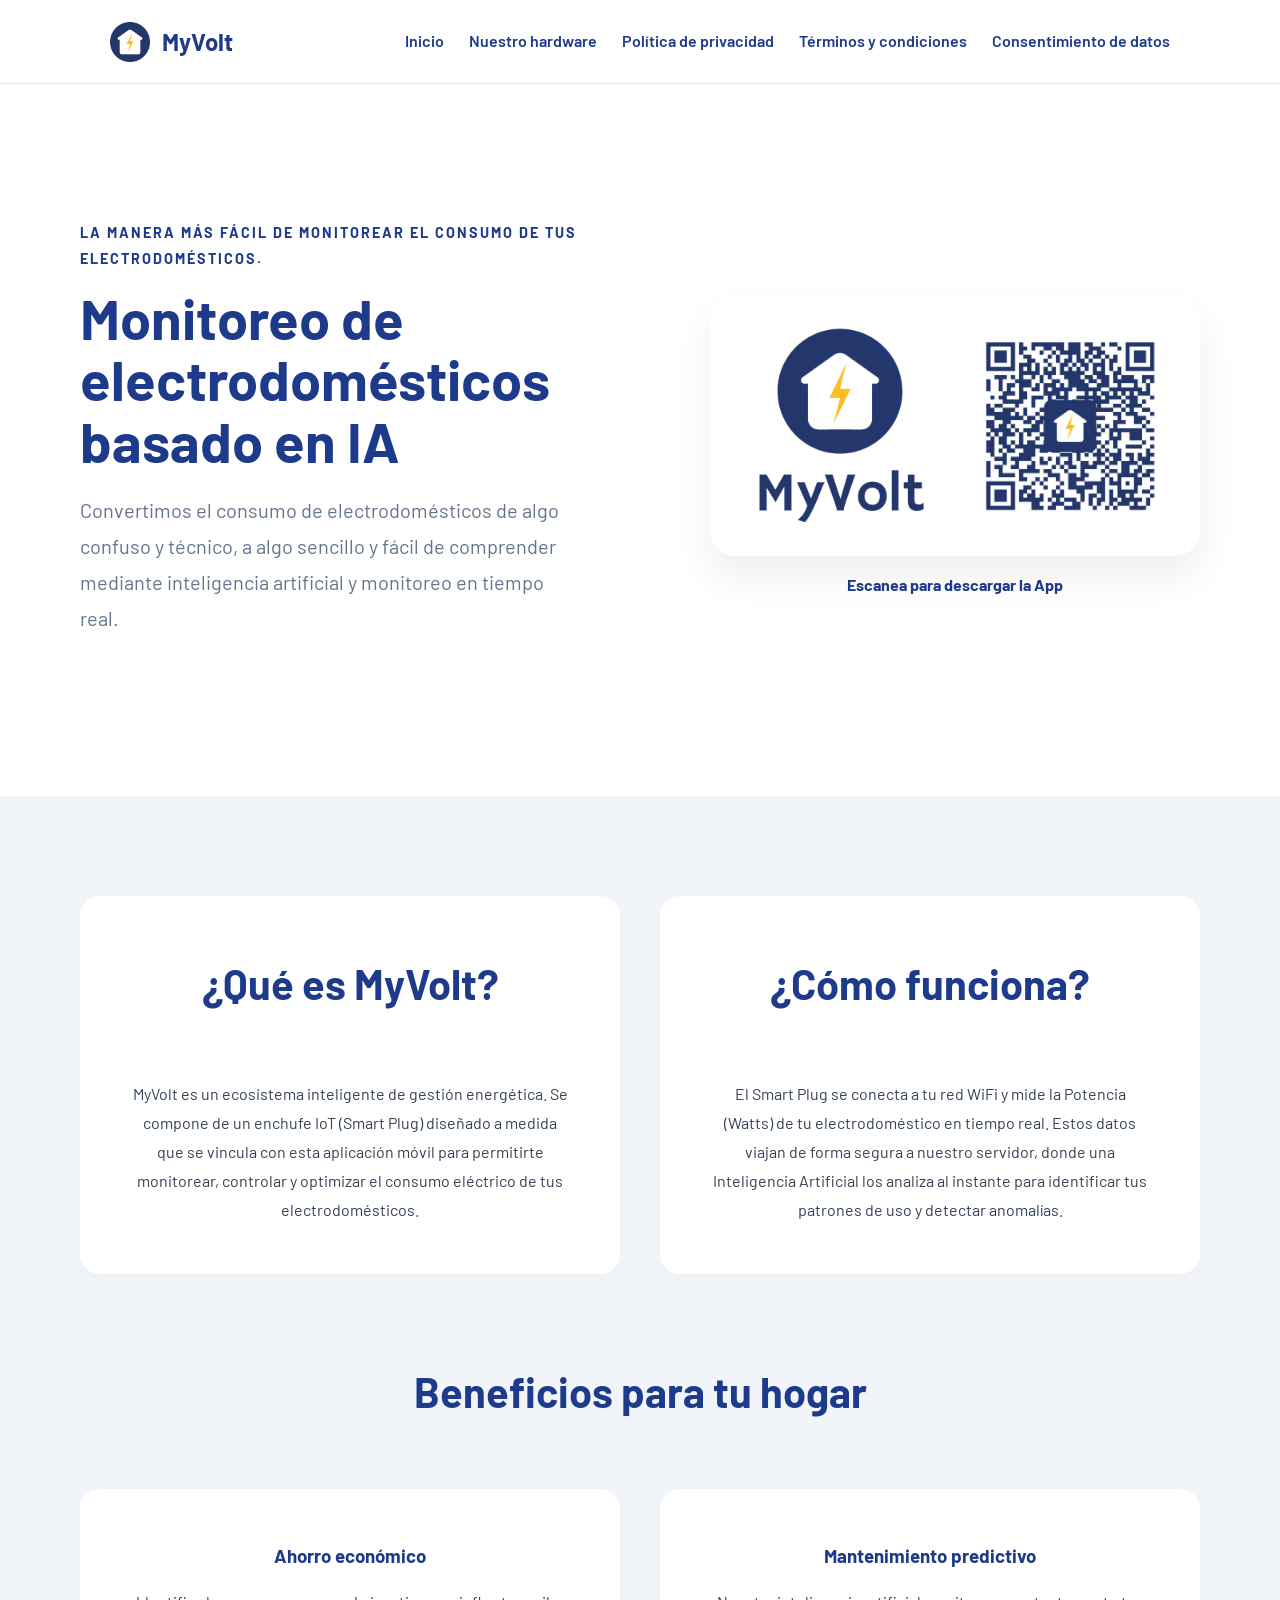
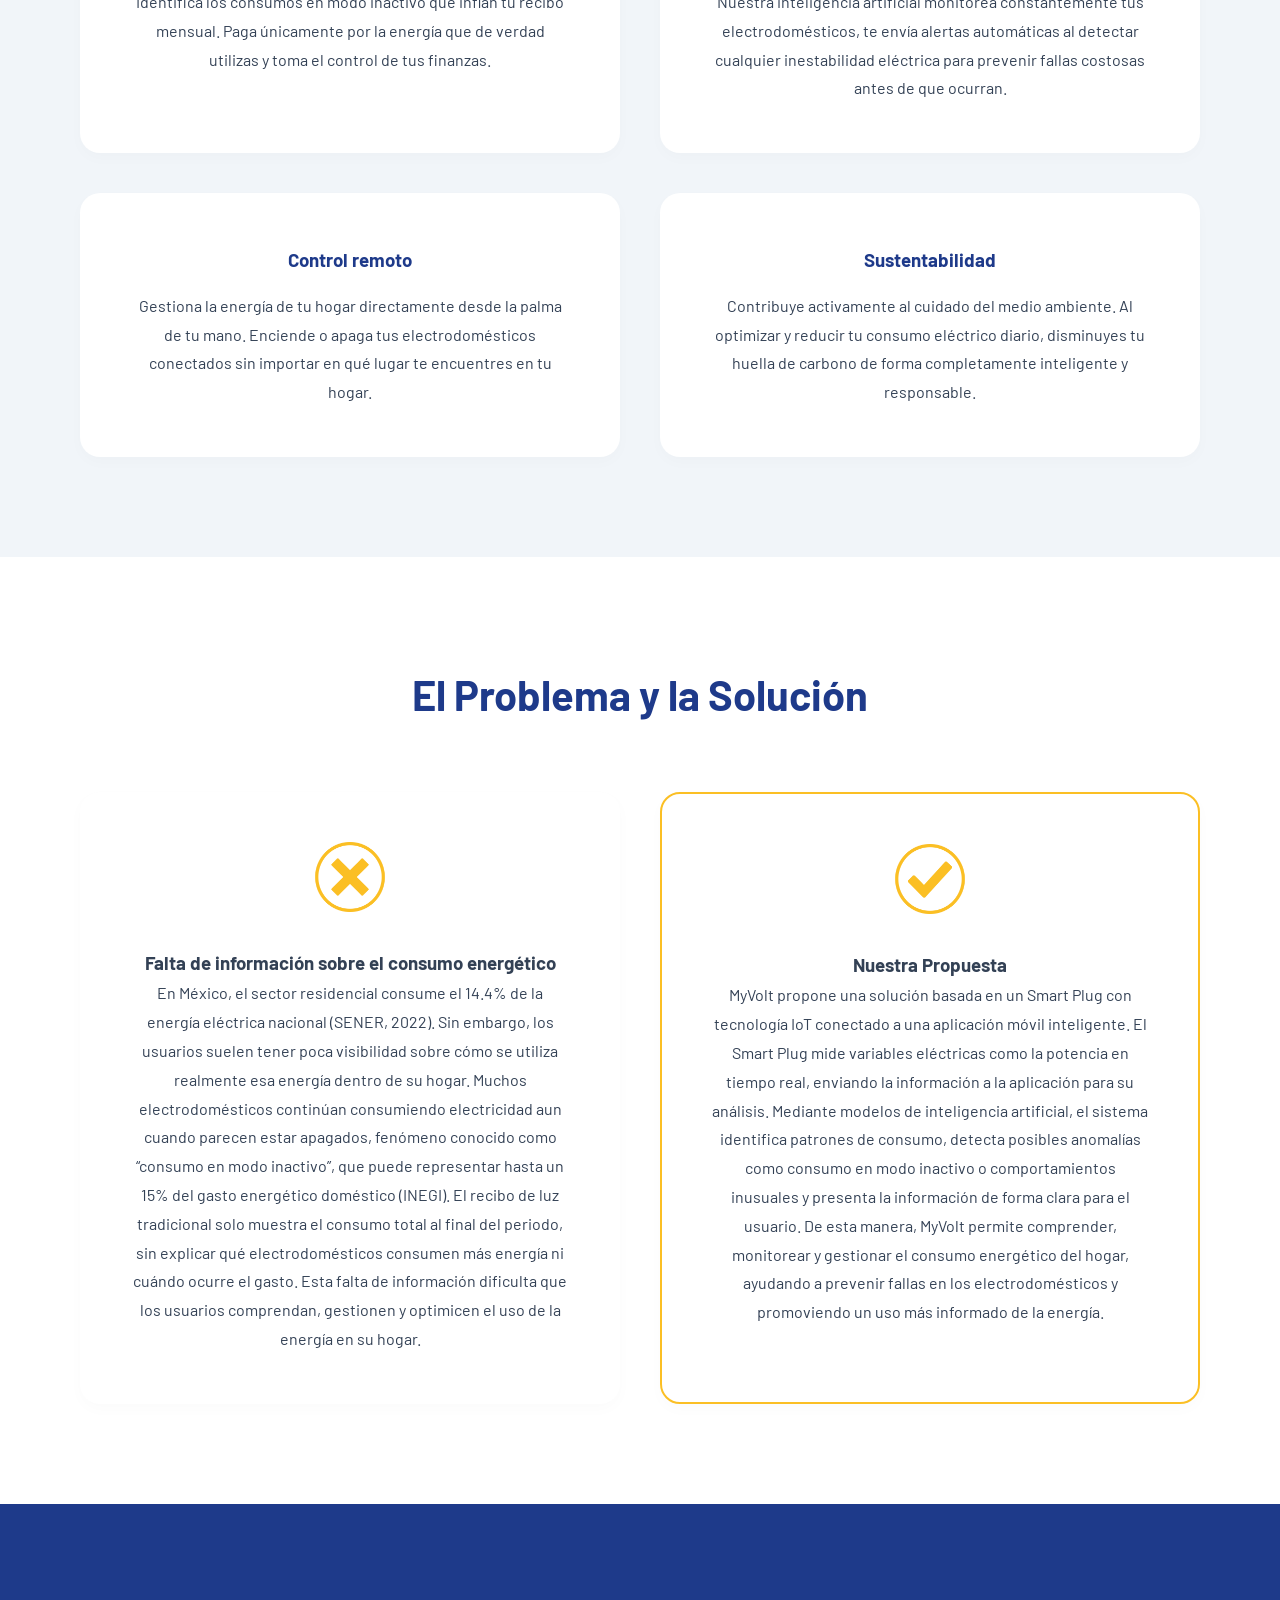
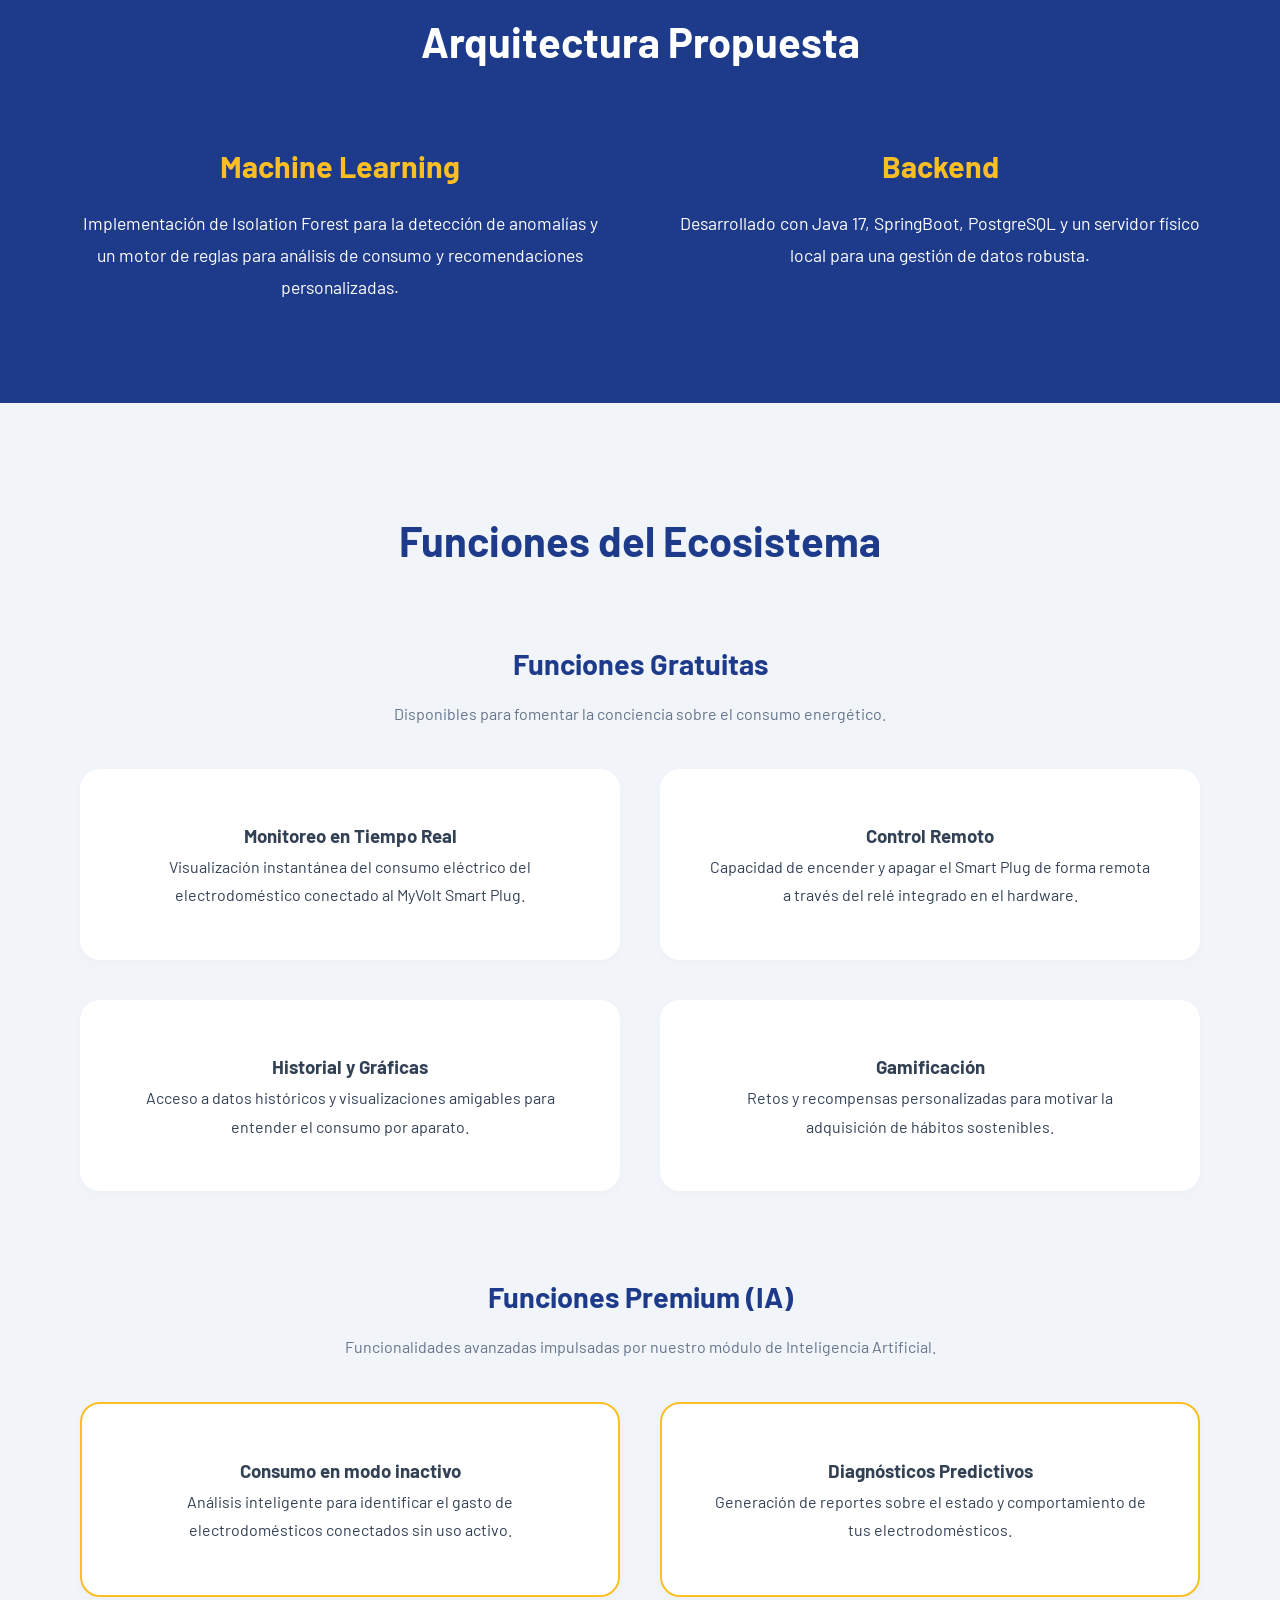
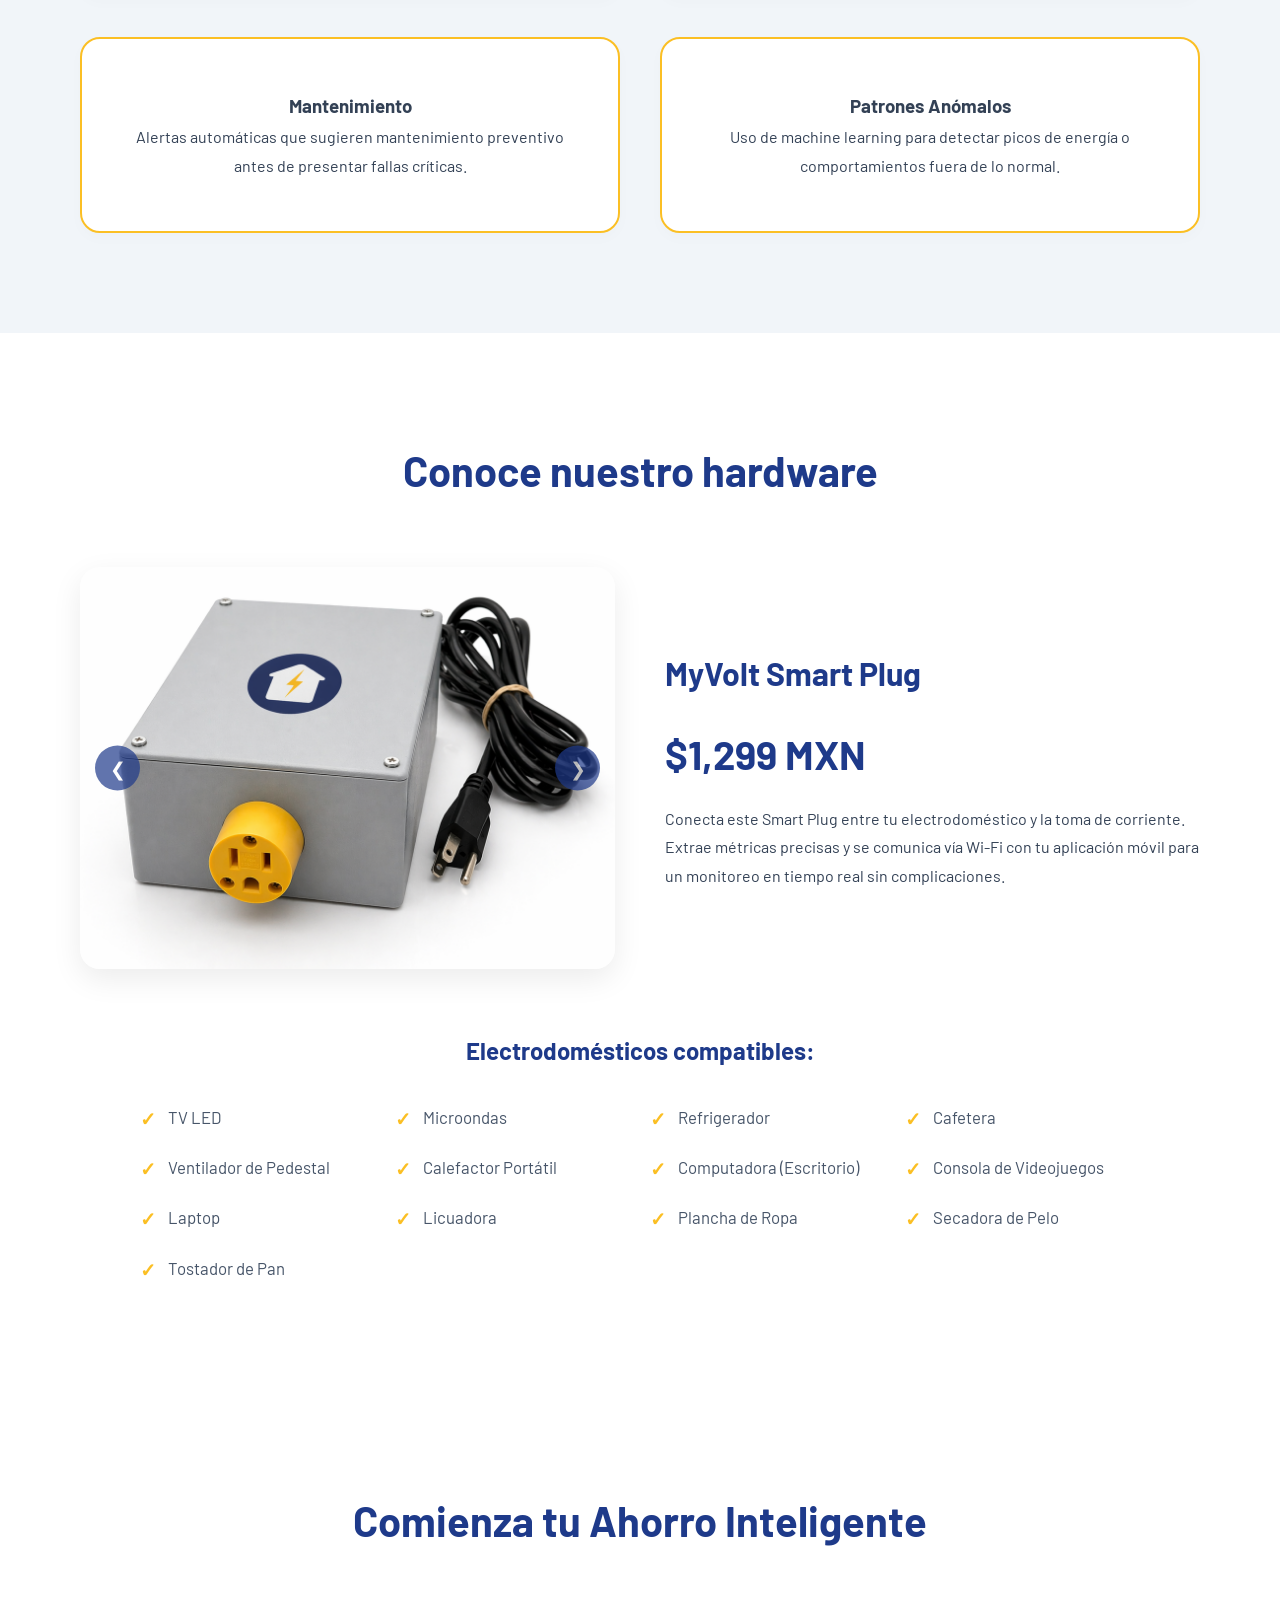
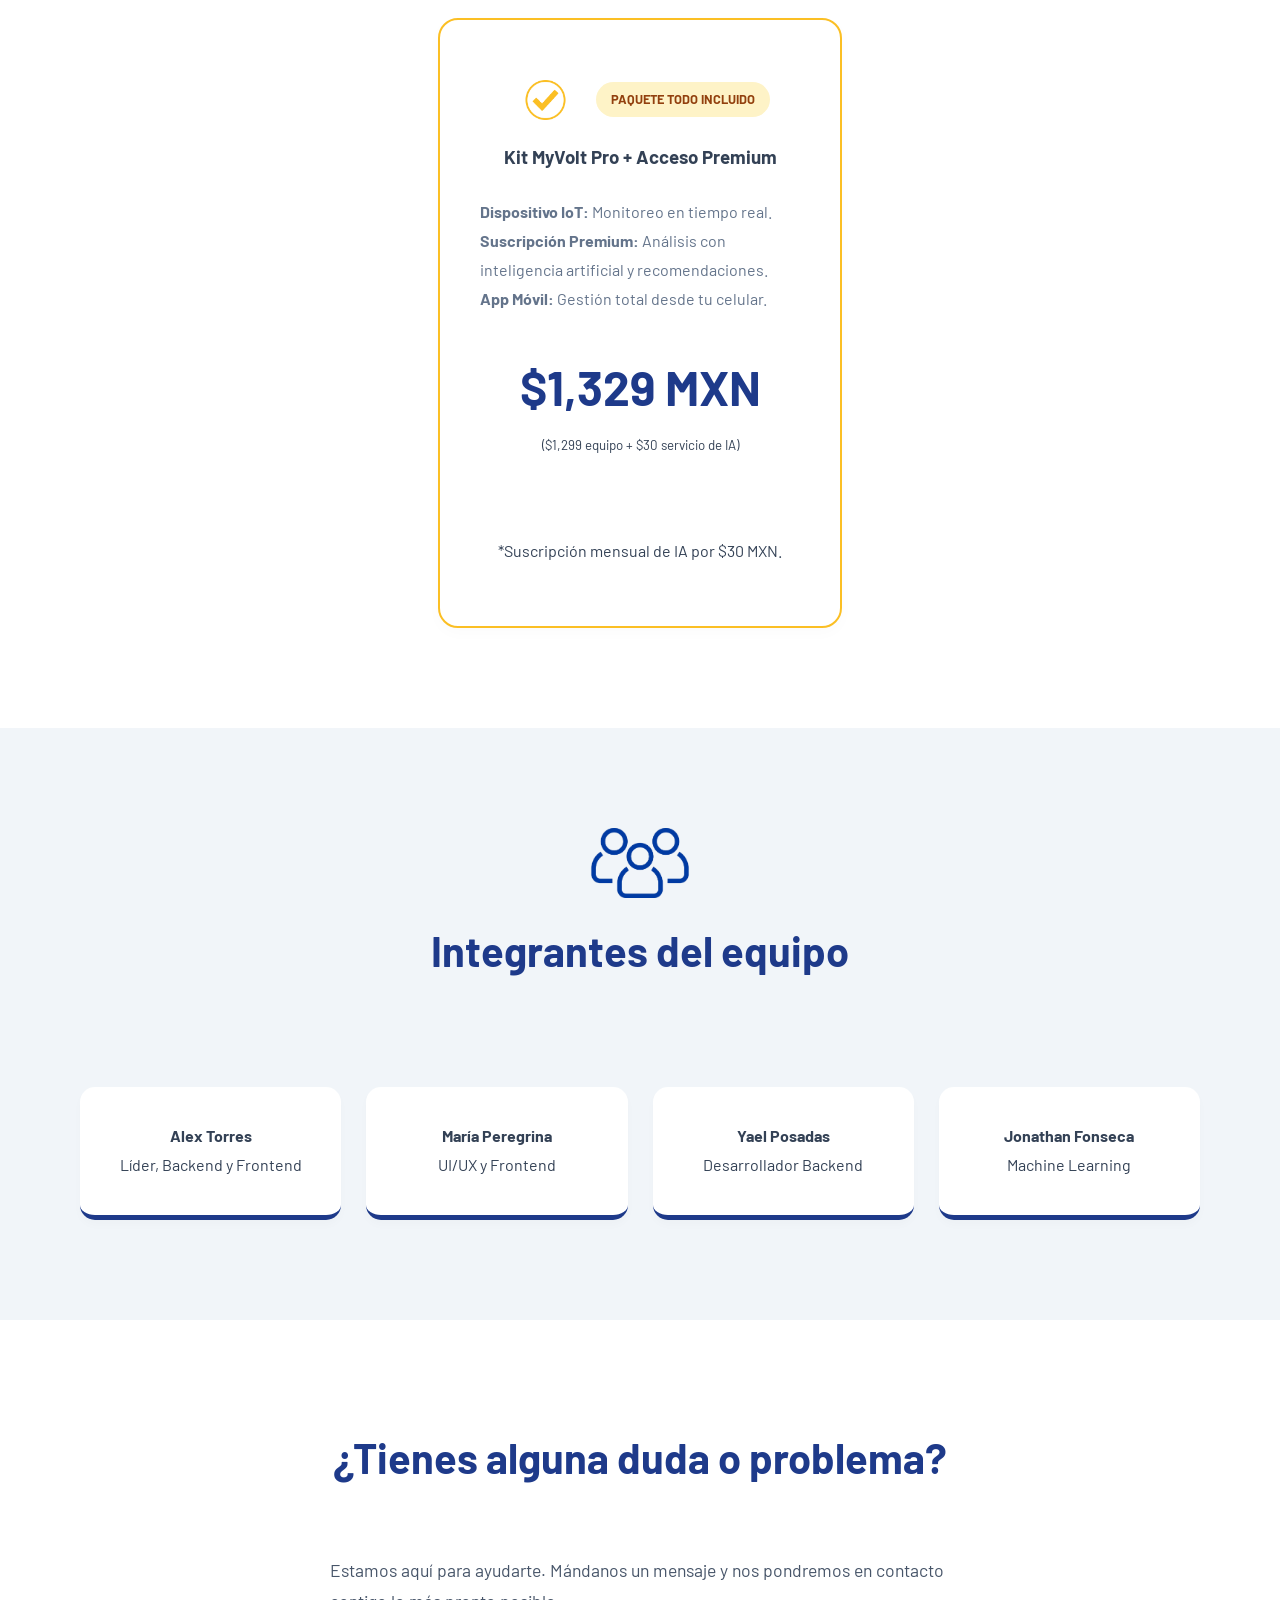
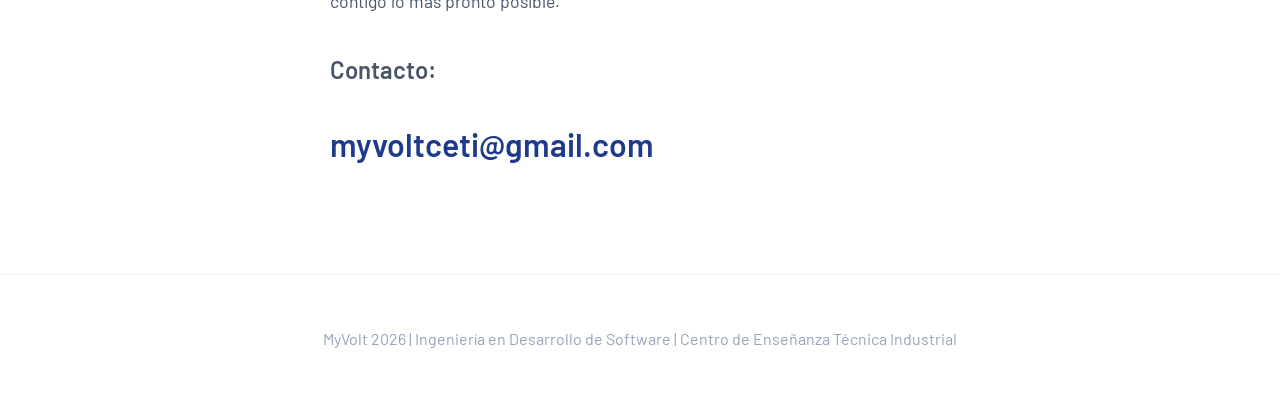
<file: html/inicio.html>
<!DOCTYPE html>
<html lang="es">
<head>
    <meta charset="UTF-8">
    <meta name="viewport" content="width=device-width, initial-scale=1.0">
    <title>MyVolt - Monitoreo de electrodomésticos basado en IA</title>
    
    <link rel="icon" type="image/png" href="../img/logo.png">
    
    <link href="https://fonts.googleapis.com/css2?family=Barlow:wght@400;600;700&display=swap" rel="stylesheet">
    <link rel="stylesheet" href="../css/style.css">
</head>
<body>
    
<header>
        <nav class="nav-centered">
            <a href="../html/inicio.html#inicio" class="logo-container" style="text-decoration: none;">
                <img src="../img/logo.png" alt="MyVolt" class="logo-nav">
                <span class="logo-text">MyVolt</span>
            </a>
            
            <div class="menu-toggle" id="mobile-menu">
                <span class="bar"></span>
                <span class="bar"></span>
                <span class="bar"></span>
            </div>

            <ul id="nav-list">
                <li><a href="../html/inicio.html#inicio">Inicio</a></li>
                <li><a href="../html/inicio.html#dispositivo">Nuestro hardware</a></li>
                <li><a href="../html/legal/politica-privacidad.html">Política de privacidad</a></li>
                <li><a href="../html/legal/terminos-condiciones.html">Términos y condiciones</a></li>
                <li><a href="../html/legal/consentimiento-datos.html">Consentimiento de datos</a></li>
            </ul>
        </nav>
    </header>

    <section id="inicio" class="hero">
        <div class="container hero-split">
            <div class="hero-text-side">
                <p class="tagline">La manera más fácil de monitorear el consumo de tus electrodomésticos.</p>
                <h1>Monitoreo de electrodomésticos basado en IA</h1>
                <p class="hero-desc">Convertimos el consumo de electrodomésticos de algo confuso y técnico, a algo sencillo y fácil de comprender mediante inteligencia artificial y monitoreo en tiempo real.</p>
            </div>
            <div class="hero-visual-side">
                <div class="visual-wrapper">
                    <img src="../img/logo-completo.png" alt="MyVolt Logo" class="img-big">
                    <img src="../img/qrmyvolt.jpeg" alt="QR MyVolt" class="img-big">
                </div>
                <p class="qr-hint">Escanea para descargar la App</p>
            </div>
        </div>
    </section>

    <section id="detalles" class="section-spaced bg-grey">
        <div class="container">
            <div class="grid" style="margin-bottom: 60px;">
                <div class="card">
                    <h2 class="section-title">¿Qué es MyVolt?</h2>
                    <p>MyVolt es un ecosistema inteligente de gestión energética. Se compone de un enchufe IoT (Smart Plug) diseñado a medida que se vincula con esta aplicación móvil para permitirte monitorear, controlar y optimizar el consumo eléctrico de tus electrodomésticos.</p>
                </div>

                <div class="card">
                    <h2 class="section-title">¿Cómo funciona?</h2>
                    <p>El Smart Plug se conecta a tu red WiFi y mide la Potencia (Watts) de tu electrodoméstico en tiempo real. Estos datos viajan de forma segura a nuestro servidor, donde una Inteligencia Artificial los analiza al instante para identificar tus patrones de uso y detectar anomalías.</p>
                </div>
            </div>

            <div style="text-align: center; margin-top: 80px;">
                <h2 class="section-title">Beneficios para tu hogar</h2>
                <div class="grid">
                    
                    <div class="card">
                        <h3 style="color: var(--azul-oscuro); margin-bottom: 15px;">Ahorro económico</h3>
                        <p>Identifica los consumos en modo inactivo que inflan tu recibo mensual. Paga únicamente por la energía que de verdad utilizas y toma el control de tus finanzas.</p>
                    </div>

                    <div class="card">
                        <h3 style="color: var(--azul-oscuro); margin-bottom: 15px;">Mantenimiento predictivo</h3>
                        <p>Nuestra inteligencia artificial monitorea constantemente tus electrodomésticos, te envía alertas automáticas al detectar cualquier inestabilidad eléctrica para prevenir fallas costosas antes de que ocurran.</p>
                    </div>

                    <div class="card">
                        <h3 style="color: var(--azul-oscuro); margin-bottom: 15px;">Control remoto</h3>
                        <p>Gestiona la energía de tu hogar directamente desde la palma de tu mano. Enciende o apaga tus electrodomésticos conectados sin importar en qué lugar te encuentres en tu hogar.</p>
                    </div>

                    <div class="card">
                        <h3 style="color: var(--azul-oscuro); margin-bottom: 15px;">Sustentabilidad</h3>
                        <p>Contribuye activamente al cuidado del medio ambiente. Al optimizar y reducir tu consumo eléctrico diario, disminuyes tu huella de carbono de forma completamente inteligente y responsable.</p>
                    </div>

                </div>
            </div>
        </div>
    </section>

    <section id="proyecto" class="section-spaced">
        <div class="container">
            <h2 class="section-title">El Problema y la Solución</h2>
            <div class="grid">
                
                <div class="card">
                    <img src="../img/icono-equis.png" alt="Problema" class="card-icon">
                    <h3>Falta de información sobre el consumo energético</h3>
                    <p>En México, el sector residencial consume el 14.4% de la energía eléctrica nacional (SENER, 2022). Sin embargo, los usuarios suelen tener poca visibilidad sobre cómo se utiliza realmente esa energía dentro de su hogar. Muchos electrodomésticos continúan consumiendo electricidad aun cuando parecen estar apagados, fenómeno conocido como “consumo en modo inactivo”, que puede representar hasta un 15% del gasto energético doméstico (INEGI). El recibo de luz tradicional solo muestra el consumo total al final del periodo, sin explicar qué electrodomésticos consumen más energía ni cuándo ocurre el gasto. Esta falta de información dificulta que los usuarios comprendan, gestionen y optimicen el uso de la energía en su hogar.</p>
                </div>
                
                <div class="card highlight">
                    <img src="../img/icono-check.png" alt="Solución" class="card-icon">
                    <h3>Nuestra Propuesta</h3>
                    <p>MyVolt propone una solución basada en un Smart Plug con tecnología IoT conectado a una aplicación móvil inteligente. El Smart Plug mide variables eléctricas como la potencia en tiempo real, enviando la información a la aplicación para su análisis. Mediante modelos de inteligencia artificial, el sistema identifica patrones de consumo, detecta posibles anomalías como consumo en modo inactivo o comportamientos inusuales y presenta la información de forma clara para el usuario. De esta manera, MyVolt permite comprender, monitorear y gestionar el consumo energético del hogar, ayudando a prevenir fallas en los electrodomésticos y promoviendo un uso más informado de la energía.</p>
                </div>
                
            </div>
        </div>
    </section>

    <section id="tecnologia" class="bg-blue section-spaced">
        <div class="container text-center">
            <h2 class="section-title text-white">Arquitectura Propuesta</h2>
            <div class="tech-grid-main">
                <div class="tech-item">
                    <h3>Machine Learning</h3>
                    <p class="text-white">Implementación de Isolation Forest para la detección de anomalías y un motor de reglas para análisis de consumo y recomendaciones personalizadas.</p>
                </div>
                <div class="tech-item">
                    <h3>Backend</h3>
                    <p class="text-white">Desarrollado con Java 17, SpringBoot, PostgreSQL y un servidor físico local para una gestión de datos robusta.</p>
                </div>
            </div>
        </div>
    </section>

    <section id="funciones" class="section-spaced bg-grey">
        <div class="container">
            <h2 class="section-title">Funciones del Ecosistema</h2>
            
            <div style="text-align: center; margin-bottom: 40px;">
                <h3 style="color: var(--azul-oscuro); font-size: 1.8rem; margin-bottom: 10px;">Funciones Gratuitas</h3>
                <p style="color: #64748b;">Disponibles para fomentar la conciencia sobre el consumo energético.</p>
            </div>

            <div class="grid" style="margin-bottom: 80px;">
                <div class="card">
                    <h3>Monitoreo en Tiempo Real</h3>
                    <p>Visualización instantánea del consumo eléctrico del electrodoméstico conectado al MyVolt Smart Plug.</p>
                </div>
                <div class="card">
                    <h3>Control Remoto</h3>
                    <p>Capacidad de encender y apagar el Smart Plug de forma remota a través del relé integrado en el hardware.</p>
                </div>
                <div class="card">
                    <h3>Historial y Gráficas</h3>
                    <p>Acceso a datos históricos y visualizaciones amigables para entender el consumo por aparato.</p>
                </div>
                <div class="card">
                    <h3>Gamificación</h3>
                    <p>Retos y recompensas personalizadas para motivar la adquisición de hábitos sostenibles.</p>
                </div>
            </div>

            <div style="text-align: center; margin-bottom: 40px;">
                <h3 style="color: var(--azul-oscuro); font-size: 1.8rem; margin-bottom: 10px;">Funciones Premium (IA)</h3>
                <p style="color: #64748b;">Funcionalidades avanzadas impulsadas por nuestro módulo de Inteligencia Artificial.</p>
            </div>

            <div class="grid">
                <div class="card highlight">
                    <h3>Consumo en modo inactivo</h3>
                    <p>Análisis inteligente para identificar el gasto de electrodomésticos conectados sin uso activo.</p>
                </div>
                <div class="card highlight">
                    <h3>Diagnósticos Predictivos</h3>
                    <p>Generación de reportes sobre el estado y comportamiento de tus electrodomésticos.</p>
                </div>
                <div class="card highlight">
                    <h3>Mantenimiento</h3>
                    <p>Alertas automáticas que sugieren mantenimiento preventivo antes de presentar fallas críticas.</p>
                </div>
                <div class="card highlight">
                    <h3>Patrones Anómalos</h3>
                    <p>Uso de machine learning para detectar picos de energía o comportamientos fuera de lo normal.</p>
                </div>
            </div>
        </div>
    </section>

    <section id="dispositivo" class="section-spaced">
        <div class="container">
            <h2 class="section-title">Conoce nuestro hardware</h2>
            <div class="product-split">
                
                <div class="product-gallery">
                    <div class="slides" id="slider-track">
                        <div class="slide"><img src="../img/Iot_frente.png" alt="Vista frontal MyVolt"></div>
                        <div class="slide"><img src="../img/Iot_lado.png" alt="Vista lateral MyVolt"></div>
                        <div class="slide"><img src="../img/Iot_atras.png" alt="Vista trasera MyVolt"></div>
                        <div class="slide"><img src="../img/Iot_conectado.png" alt="MyVolt conectado"></div>
                    </div>
                    <button class="slider-btn prev-btn" id="prev-slide">❮</button>
                    <button class="slider-btn next-btn" id="next-slide">❯</button>
                </div>
                
                <div class="product-info">
                    <h3 style="font-size: 2rem; color: var(--azul-oscuro);">MyVolt Smart Plug</h3>
                    <p class="product-price">$1,299 MXN</p>
                    <p>Conecta este Smart Plug entre tu electrodoméstico y la toma de corriente. Extrae métricas precisas y se comunica vía Wi-Fi con tu aplicación móvil para un monitoreo en tiempo real sin complicaciones.</p>
                </div>
            </div>

            <div style="margin-top: 60px;">
                <h4 style="margin-bottom: 30px; font-size: 1.5rem; color: var(--azul-oscuro); text-align: center;">Electrodomésticos compatibles:</h4>
                <ul class="device-list">
                    <li>TV LED</li>
                    <li>Microondas</li>
                    <li>Refrigerador</li>
                    <li>Cafetera</li>
                    <li>Ventilador de Pedestal</li>
                    <li>Calefactor Portátil</li>
                    <li>Computadora (Escritorio)</li>
                    <li>Consola de Videojuegos</li>
                    <li>Laptop</li>
                    <li>Licuadora</li>
                    <li>Plancha de Ropa</li>
                    <li>Secadora de Pelo</li>
                    <li>Tostador de Pan</li>
                </ul>
            </div>

        </div>
    </section>

    <section id="pagos" class="section-spaced">
        <div class="container flex-center">
            <h2 class="section-title">Comienza tu Ahorro Inteligente</h2>
            <div class="card highlight bundle-card">
                <div class="bundle-header">
                    <img src="../img/icono-check.png" alt="Check" class="card-icon-small">
                    <p class="tagline-yellow">Paquete Todo Incluido</p>
                </div>
                <h3>Kit MyVolt Pro + Acceso Premium</h3>
                
                <div class="bundle-list">
                    <p><strong>Dispositivo IoT:</strong> Monitoreo en tiempo real.</p>
                    <p><strong>Suscripción Premium:</strong> Análisis con inteligencia artificial y recomendaciones.</p>
                    <p><strong>App Móvil:</strong> Gestión total desde tu celular.</p>
                </div>

                <div class="price-box">
                    <p class="new-price">$1,329 MXN</p>
                    <small>($1,299 equipo + $30 servicio de IA)</small>
                </div>
                
                <div id="wallet_container"></div>
                <p class="disclaimer">*Suscripción mensual de IA por $30 MXN.</p>
            </div>
        </div>
    </section>

    <section id="equipo" class="section-spaced bg-grey">
        <div class="container team-container">
            <div class="team-header">
                <img src="../img/icono-equipo.png" alt="Equipo" class="team-main-icon">
                <h2 class="section-title">Integrantes del equipo</h2>
            </div>
            <div class="team-grid">
                <div class="member"><strong>Alex Torres</strong><br>Líder, Backend y Frontend</div>
                <div class="member"><strong>María Peregrina</strong><br>UI/UX y Frontend</div>
                <div class="member"><strong>Yael Posadas</strong><br>Desarrollador Backend</div>
                <div class="member"><strong>Jonathan Fonseca</strong><br>Machine Learning</div>
            </div>
        </div>
    </section>

    <section id="contacto" class="section-spaced">
        <div class="container text-center" style="max-width: 700px; margin: 0 auto;">
            <h2 class="section-title">¿Tienes alguna duda o problema?</h2>
            <p style="color: #475569; font-size: 1.1rem; margin-bottom: 30px;">
                Estamos aquí para ayudarte. Mándanos un mensaje y nos pondremos en contacto contigo lo más pronto posible.
            </p>
            <p style="margin-top: 25px; font-weight: 600; color: #475569; font-size: 1.5rem;">
                Contacto:
            </p>
            <p style="margin-top: 25px; font-weight: 600; color: var(--azul-oscuro); font-size: 2rem;">
                myvoltceti@gmail.com
            </p>
        </div>
    </section>

    <footer>
        <p>MyVolt 2026 | Ingeniería en Desarrollo de Software | Centro de Enseñanza Técnica Industrial</p>
    </footer>

    <script>
        /* menu de navegacion */
        const mobileMenu = document.getElementById('mobile-menu');
        const navList = document.getElementById('nav-list');
        
        const navLinks = navList.querySelectorAll('a');

        mobileMenu.addEventListener('click', () => {
            navList.classList.toggle('active');
        });

        navLinks.forEach(link => {
            link.addEventListener('click', () => {
                navList.classList.remove('active');
            });
        });

        /* carrusel del iot */
        const track = document.getElementById('slider-track');
        const btnPrev = document.getElementById('prev-slide');
        const btnNext = document.getElementById('next-slide');
        
        let currentSlide = 0;
        const totalSlides = 4;

        btnNext.addEventListener('click', () => {
            currentSlide++;
            if(currentSlide >= totalSlides) {
                currentSlide = 0;
            }
            track.style.transform = `translateX(-${currentSlide * 100}%)`;
        });

        btnPrev.addEventListener('click', () => {
            currentSlide--;
            if(currentSlide < 0) {
                currentSlide = totalSlides - 1;
            }
            track.style.transform = `translateX(-${currentSlide * 100}%)`;
        });
    </script>
</body>
</html>
</file>
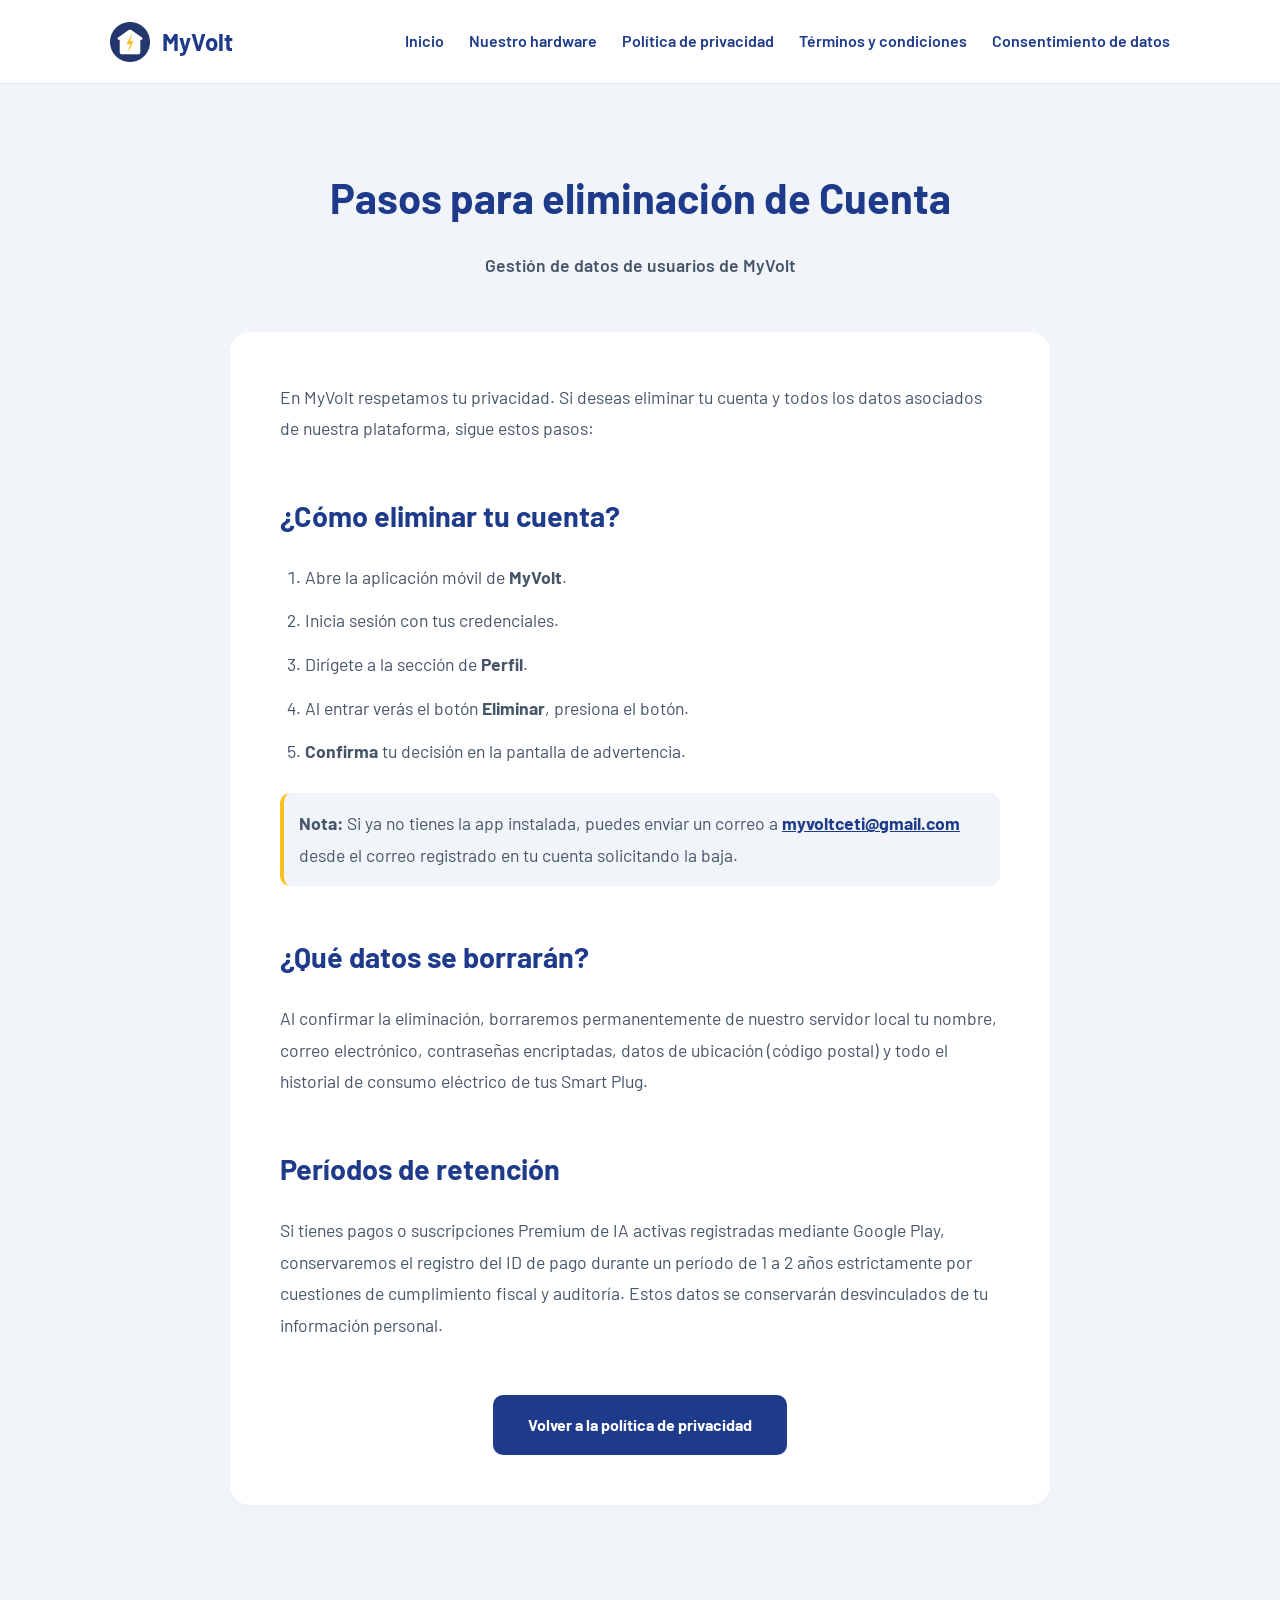
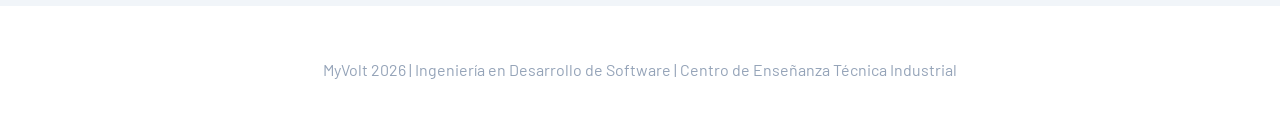
<file: html/legal/borrar-cuenta.html>
<!DOCTYPE html>
<html lang="es">
<head>
    <meta charset="UTF-8">
    <meta name="viewport" content="width=device-width, initial-scale=1.0">
    <title>Eliminación de Cuenta - MyVolt</title>

    <link rel="icon" type="image/png" href="../../img/logo.png">
    <link href="https://fonts.googleapis.com/css2?family=Barlow:wght@400;600;700&display=swap" rel="stylesheet">
    <link rel="stylesheet" href="../../css/style.css">

    <style>
        .legal-content h2 { color: var(--azul-oscuro); margin-top: 45px; margin-bottom: 20px; font-size: 1.8rem; }
        .legal-content p, .legal-content ol, .legal-content ul { margin-bottom: 20px; color: #475569; font-size: 1.1rem; line-height: 1.8; }
        .legal-content ul, .legal-content ol { margin-left: 25px; }
        .legal-content li { margin-bottom: 12px; }
        .legal-header { text-align: center; margin-bottom: 50px; }
        .legal-meta { color: #94a3b8; font-size: 1rem; margin-bottom: 5px; font-weight: 600; }
        .content-wrapper { max-width: 900px; margin: 0 auto; }
    </style>
</head>
<body>

    <header>
        <nav class="nav-centered">
            <a href="../inicio.html#inicio" class="logo-container" style="text-decoration: none;">
                <img src="../../img/logo.png" alt="MyVolt" class="logo-nav">
                <span class="logo-text">MyVolt</span>
            </a>
            
            <div class="menu-toggle" id="mobile-menu">
                <span class="bar"></span>
                <span class="bar"></span>
                <span class="bar"></span>
            </div>

            <ul id="nav-list">
                <li><a href="../inicio.html">Inicio</a></li>
                <li><a href="../inicio.html#dispositivo">Nuestro hardware</a></li>
                <li><a href="politica-privacidad.html">Política de privacidad</a></li>
                <li><a href="terminos-condiciones.html">Términos y condiciones</a></li>
                <li><a href="consentimiento-datos.html">Consentimiento de datos</a></li>
            </ul>
        </nav>
    </header>

    <section class="section-spaced bg-grey" style="padding-top: 160px;">
        <div class="container legal-content content-wrapper">
            
            <div class="legal-header">
                <h1 class="section-title" style="margin-bottom: 15px;">Pasos para eliminación de Cuenta</h1>
                <p class="legal-meta">Gestión de datos de usuarios de MyVolt</p>
            </div>

            <div style="background: white; padding: 50px; border-radius: 20px; box-shadow: 0 5px 15px rgba(0,0,0,0.02);">
                
                <p>En MyVolt respetamos tu privacidad. Si deseas eliminar tu cuenta y todos los datos asociados de nuestra plataforma, sigue estos pasos:</p>

                <h2>¿Cómo eliminar tu cuenta?</h2>
                <ol>
                    <li>Abre la aplicación móvil de <strong>MyVolt</strong>.</li>
                    <li>Inicia sesión con tus credenciales.</li>
                    <li>Dirígete a la sección de <strong>Perfil</strong>.</li>
                    <li>Al entrar verás el botón <strong>Eliminar</strong>, presiona el botón.</li>
                    <li><strong>Confirma</strong> tu decisión en la pantalla de advertencia.</li>
                </ol>

                <p style="background-color: var(--gris-frio); padding: 15px; border-radius: 10px; border-left: 4px solid var(--amarillo); margin-top: 25px;">
                    <strong>Nota:</strong> Si ya no tienes la app instalada, puedes enviar un correo a <a href="mailto:myvoltceti@gmail.com" style="color: var(--azul-oscuro); font-weight: bold;">myvoltceti@gmail.com</a> desde el correo registrado en tu cuenta solicitando la baja.
                </p>

                <h2>¿Qué datos se borrarán?</h2>
                <p>Al confirmar la eliminación, borraremos permanentemente de nuestro servidor local tu nombre, correo electrónico, contraseñas encriptadas, datos de ubicación (código postal) y todo el historial de consumo eléctrico de tus Smart Plug.</p>

                <h2>Períodos de retención</h2>
                <p>Si tienes pagos o suscripciones Premium de IA activas registradas mediante Google Play, conservaremos el registro del ID de pago durante un período de 1 a 2 años estrictamente por cuestiones de cumplimiento fiscal y auditoría. Estos datos se conservarán desvinculados de tu información personal.</p>
                
                <div style="margin-top: 50px; padding-top: 3px; text-align: center;">
                    <a href="../legal/politica-privacidad.html" class="btn" style="background: #1E3A8A;">Volver a la política de privacidad</a>
                </div>
            </div>
        </div>

                        
    </section>

    <footer>
        <p>MyVolt 2026 | Ingeniería en Desarrollo de Software | Centro de Enseñanza Técnica Industrial</p>
    </footer>

    <script>
        const mobileMenu = document.getElementById('mobile-menu');
        const navList = document.getElementById('nav-list');
        const navLinks = navList.querySelectorAll('a');

        mobileMenu.addEventListener('click', () => { navList.classList.toggle('active'); });
        navLinks.forEach(link => { link.addEventListener('click', () => { navList.classList.remove('active'); }); });
    </script>
</body>
</html>
</file>
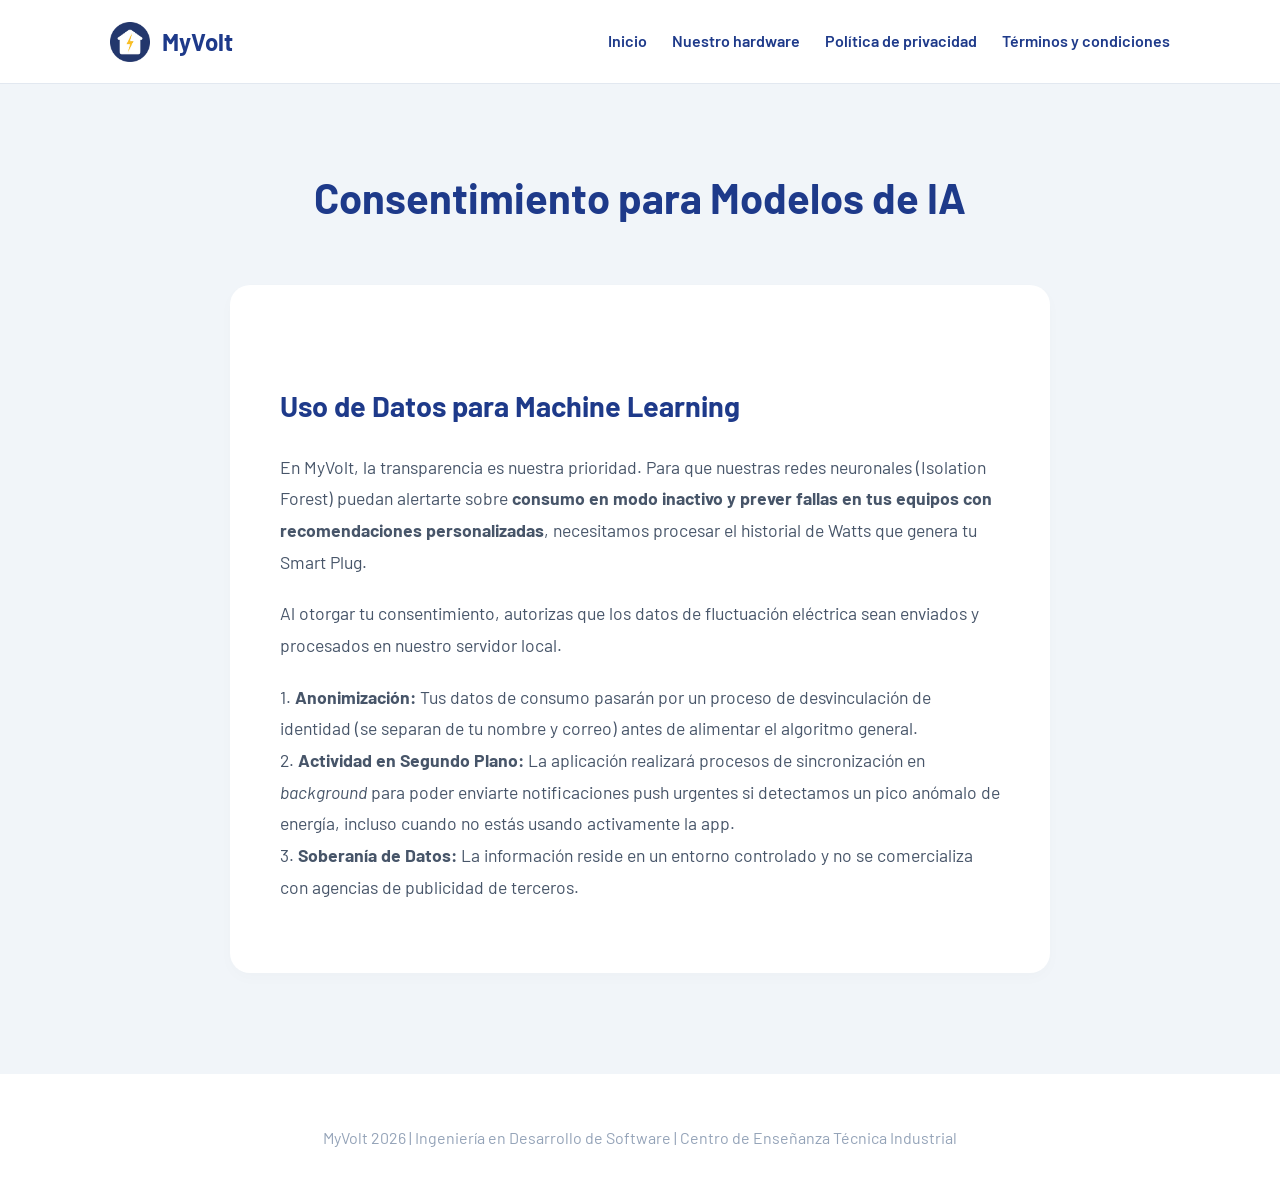
<file: html/legal/consentimiento-datos.html>
<!DOCTYPE html>
<html lang="es">
<head>
    <meta charset="UTF-8">
    <meta name="viewport" content="width=device-width, initial-scale=1.0">
    <title>Consentimiento de Datos - MyVolt</title>

    <link rel="icon" type="image/png" href="../../img/logo.png">
    <link href="https://fonts.googleapis.com/css2?family=Barlow:wght@400;600;700&display=swap" rel="stylesheet">
    <link rel="stylesheet" href="../../css/style.css">

    <style>
        .legal-content h2 { color: var(--azul-oscuro); margin-top: 45px; margin-bottom: 20px; font-size: 1.8rem; }
        .legal-content p { margin-bottom: 20px; color: #475569; font-size: 1.1rem; line-height: 1.8; }
        .legal-header { text-align: center; margin-bottom: 50px; }
        .content-wrapper { max-width: 900px; margin: 0 auto; }
        .btn-accept { background: var(--azul-oscuro); color: white; padding: 16px 30px; border: none; border-radius: 10px; font-size: 1.1rem; cursor: pointer; display: block; width: 100%; font-weight: 700; margin-top: 40px; transition: all 0.3s;}
        .btn-accept:hover { background: var(--amarillo); color: var(--azul-oscuro); transform: translateY(-2px);}
    </style>
</head>
<body>

    <header>
        <nav class="nav-centered">
            <a href="../inicio.html#inicio" class="logo-container" style="text-decoration: none;">
                <img src="../../img/logo.png" alt="MyVolt" class="logo-nav">
                <span class="logo-text">MyVolt</span>
            </a>
            
            <div class="menu-toggle" id="mobile-menu">
                <span class="bar"></span>
                <span class="bar"></span>
                <span class="bar"></span>
            </div>

            <ul id="nav-list">
                <li><a href="../inicio.html#inicio">Inicio</a></li>
                <li><a href="../inicio.html#dispositivo">Nuestro hardware</a></li>
                <li><a href="politica-privacidad.html">Política de privacidad</a></li>
                <li><a href="terminos-condiciones.html">Términos y condiciones</a></li>
            </ul>
        </nav>
    </header>

    <section class="section-spaced bg-grey" style="padding-top: 160px;">
        <div class="container legal-content content-wrapper">
            
            <div class="legal-header">
                <h1 class="section-title" style="margin-bottom: 15px;">Consentimiento para Modelos de IA</h1>
            </div>

            <div style="background: white; padding: 50px; border-radius: 20px; box-shadow: 0 5px 15px rgba(0,0,0,0.02);">
                <h2>Uso de Datos para Machine Learning</h2>
                <p>En MyVolt, la transparencia es nuestra prioridad. Para que nuestras redes neuronales (Isolation Forest) puedan alertarte sobre <strong>consumo en modo inactivo y prever fallas en tus equipos con recomendaciones personalizadas</strong>, necesitamos procesar el historial de Watts que genera tu Smart Plug.</p>
                
                <p>Al otorgar tu consentimiento, autorizas que los datos de fluctuación eléctrica sean enviados y procesados en nuestro servidor local.</p>
                
                <p>1. <strong>Anonimización:</strong> Tus datos de consumo pasarán por un proceso de desvinculación de identidad (se separan de tu nombre y correo) antes de alimentar el algoritmo general.<br>
                2. <strong>Actividad en Segundo Plano:</strong> La aplicación realizará procesos de sincronización en <em>background</em> para poder enviarte notificaciones push urgentes si detectamos un pico anómalo de energía, incluso cuando no estás usando activamente la app.<br>
                3. <strong>Soberanía de Datos:</strong> La información reside en un entorno controlado y no se comercializa con agencias de publicidad de terceros.</p>
                
            </div>
            
        </div>
    </section>

    <footer>
        <p>MyVolt 2026 | Ingeniería en Desarrollo de Software | Centro de Enseñanza Técnica Industrial</p>
    </footer>

    <script>
        const mobileMenu = document.getElementById('mobile-menu');
        const navList = document.getElementById('nav-list');
        const navLinks = navList.querySelectorAll('a');

        mobileMenu.addEventListener('click', () => { navList.classList.toggle('active'); });
        navLinks.forEach(link => { link.addEventListener('click', () => { navList.classList.remove('active'); }); });
    </script>
</body>
</html>
</file>
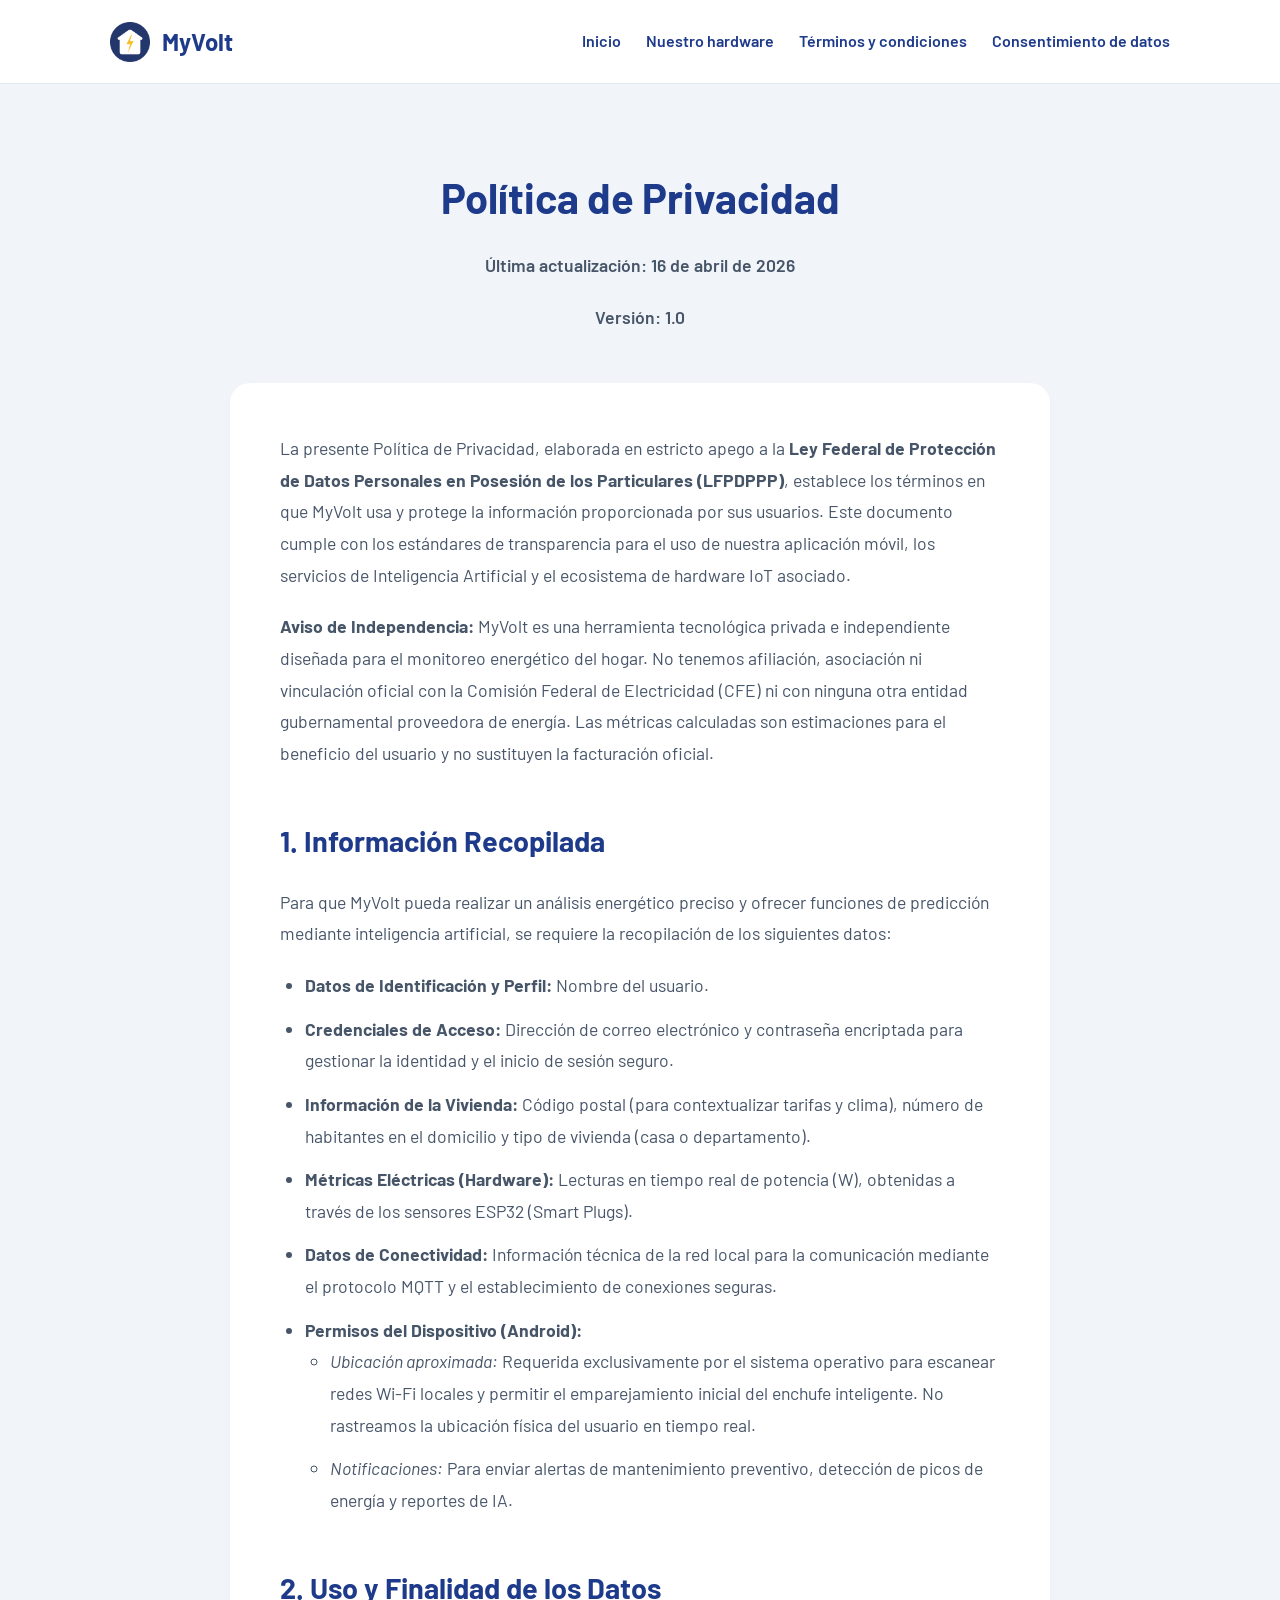
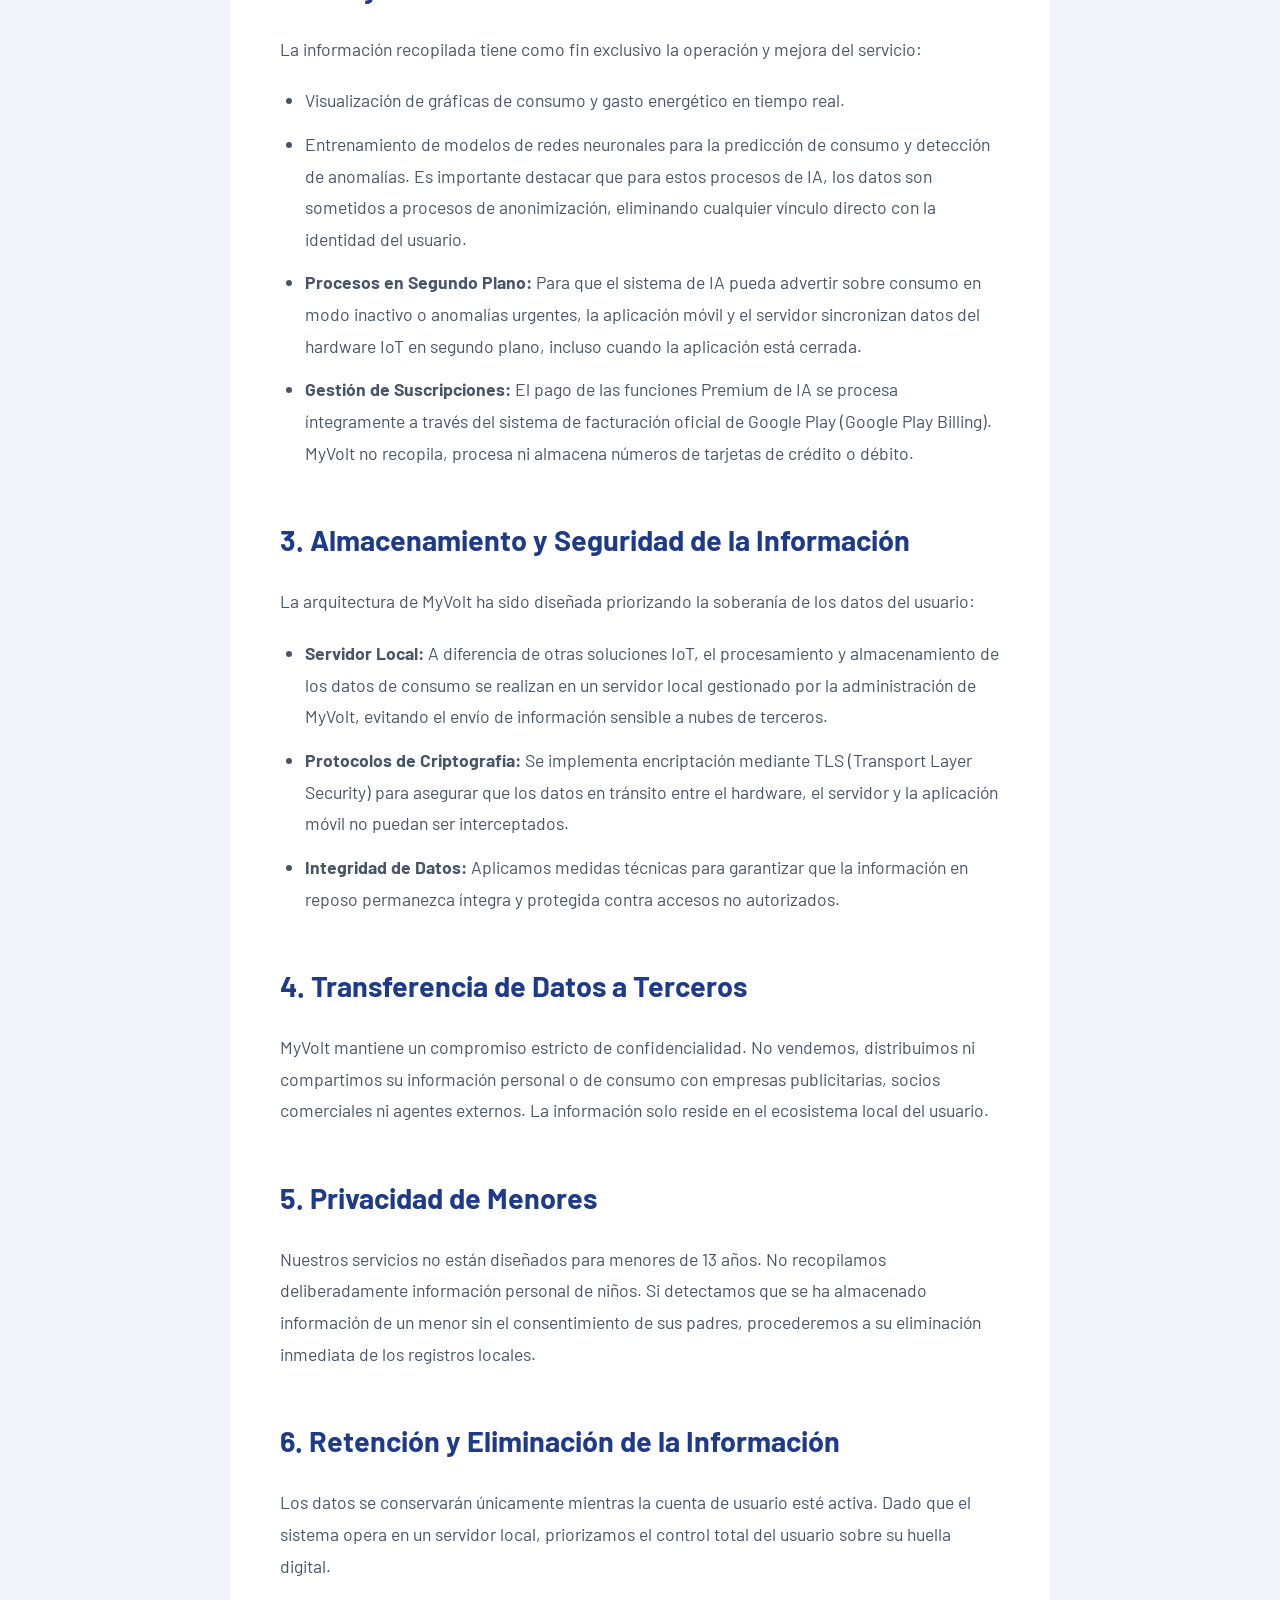
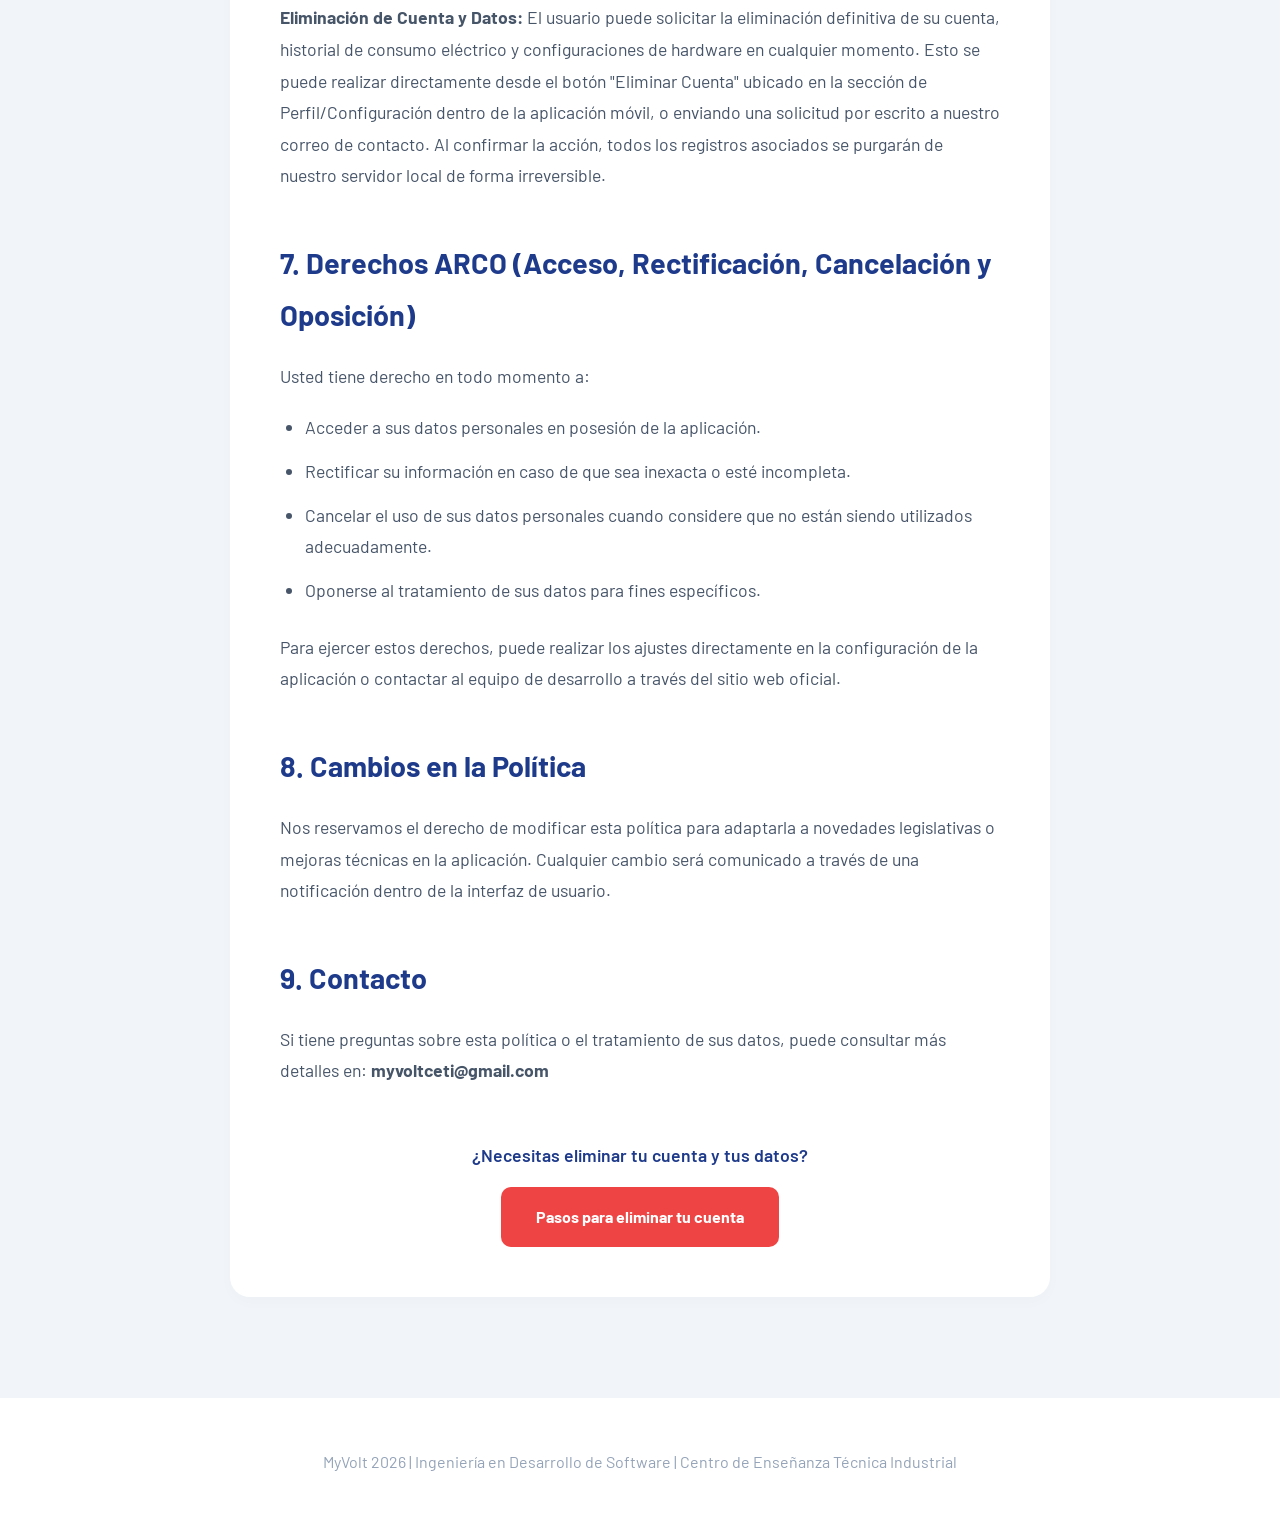
<file: html/legal/politica-privacidad.html>
<!DOCTYPE html>
<html lang="es">
<head>
    <meta charset="UTF-8">
    <meta name="viewport" content="width=device-width, initial-scale=1.0">
    <title>Política de Privacidad - MyVolt</title>

    <link rel="icon" type="image/png" href="../../img/logo.png">

    <link href="https://fonts.googleapis.com/css2?family=Barlow:wght@400;600;700&display=swap" rel="stylesheet">
    
    <link rel="stylesheet" href="../../css/style.css">

    <style>
        .legal-content h2 {
            color: var(--azul-oscuro);
            margin-top: 45px;
            margin-bottom: 20px;
            font-size: 1.8rem;
        }
        .legal-content p {
            margin-bottom: 20px;
            color: #475569;
            font-size: 1.1rem;
        }
        .legal-content ul {
            margin-left: 25px;
            margin-bottom: 25px;
            color: #475569;
            font-size: 1.1rem;
        }
        .legal-content li {
            margin-bottom: 12px;
        }
        .legal-header {
            text-align: center;
            margin-bottom: 50px;
        }
        .legal-meta {
            color: #94a3b8;
            font-size: 1rem;
            margin-bottom: 5px;
            font-weight: 600;
        }
        .content-wrapper {
            max-width: 900px;
            margin: 0 auto;
        }
    </style>
</head>
<body>

    <header>
        <nav class="nav-centered">
            <a href="../inicio.html#inicio" class="logo-container" style="text-decoration: none;">
                <img src="../../img/logo.png" alt="MyVolt" class="logo-nav">
                <span class="logo-text">MyVolt</span>
            </a>
            
            <div class="menu-toggle" id="mobile-menu">
                <span class="bar"></span>
                <span class="bar"></span>
                <span class="bar"></span>
            </div>

            <ul id="nav-list">
                <li><a href="../inicio.html">Inicio</a></li>
                <li><a href="../inicio.html#dispositivo">Nuestro hardware</a></li>
                <li><a href="terminos-condiciones.html">Términos y condiciones</a></li>
                <li><a href="consentimiento-datos.html">Consentimiento de datos</a></li>
            </ul>
        </nav>
    </header>

    <section class="section-spaced bg-grey" style="padding-top: 160px;">
        <div class="container legal-content content-wrapper">
            
            <div class="legal-header">
                <h1 class="section-title" style="margin-bottom: 15px;">Política de Privacidad</h1>
                <p class="legal-meta">Última actualización: 16 de abril de 2026</p>
                <p class="legal-meta">Versión: 1.0</p>
            </div>

            <div style="background: white; padding: 50px; border-radius: 20px; box-shadow: 0 5px 15px rgba(0,0,0,0.02);">
                <p>La presente Política de Privacidad, elaborada en estricto apego a la <strong>Ley Federal de Protección de Datos Personales en Posesión de los Particulares (LFPDPPP)</strong>, establece los términos en que MyVolt usa y protege la información proporcionada por sus usuarios. Este documento cumple con los estándares de transparencia para el uso de nuestra aplicación móvil, los servicios de Inteligencia Artificial y el ecosistema de hardware IoT asociado.</p>

                <p><strong>Aviso de Independencia:</strong> MyVolt es una herramienta tecnológica privada e independiente diseñada para el monitoreo energético del hogar. No tenemos afiliación, asociación ni vinculación oficial con la Comisión Federal de Electricidad (CFE) ni con ninguna otra entidad gubernamental proveedora de energía. Las métricas calculadas son estimaciones para el beneficio del usuario y no sustituyen la facturación oficial.</p>

                <h2>1. Información Recopilada</h2>
                <p>Para que MyVolt pueda realizar un análisis energético preciso y ofrecer funciones de predicción mediante inteligencia artificial, se requiere la recopilación de los siguientes datos:</p>
                <ul>
                    <li><strong>Datos de Identificación y Perfil:</strong> Nombre del usuario.</li>
                    <li><strong>Credenciales de Acceso:</strong> Dirección de correo electrónico y contraseña encriptada para gestionar la identidad y el inicio de sesión seguro.</li>
                    <li><strong>Información de la Vivienda:</strong> Código postal (para contextualizar tarifas y clima), número de habitantes en el domicilio y tipo de vivienda (casa o departamento).</li>
                    <li><strong>Métricas Eléctricas (Hardware):</strong> Lecturas en tiempo real de potencia (W), obtenidas a través de los sensores ESP32 (Smart Plugs).</li>
                    <li><strong>Datos de Conectividad:</strong> Información técnica de la red local para la comunicación mediante el protocolo MQTT y el establecimiento de conexiones seguras.</li>
                    <li><strong>Permisos del Dispositivo (Android):</strong> 
                        <ul>
                            <li><em>Ubicación aproximada:</em> Requerida exclusivamente por el sistema operativo para escanear redes Wi-Fi locales y permitir el emparejamiento inicial del enchufe inteligente. No rastreamos la ubicación física del usuario en tiempo real.</li>
                            <li><em>Notificaciones:</em> Para enviar alertas de mantenimiento preventivo, detección de picos de energía y reportes de IA.</li>
                        </ul>
                    </li>
                </ul>

                <h2>2. Uso y Finalidad de los Datos</h2>
                <p>La información recopilada tiene como fin exclusivo la operación y mejora del servicio:</p>
                <ul>
                    <li>Visualización de gráficas de consumo y gasto energético en tiempo real.</li>
                    <li>Entrenamiento de modelos de redes neuronales para la predicción de consumo y detección de anomalías. Es importante destacar que para estos procesos de IA, los datos son sometidos a procesos de anonimización, eliminando cualquier vínculo directo con la identidad del usuario.</li>
                    <li><strong>Procesos en Segundo Plano:</strong> Para que el sistema de IA pueda advertir sobre consumo en modo inactivo o anomalías urgentes, la aplicación móvil y el servidor sincronizan datos del hardware IoT en segundo plano, incluso cuando la aplicación está cerrada.</li>
                    <li><strong>Gestión de Suscripciones:</strong> El pago de las funciones Premium de IA se procesa íntegramente a través del sistema de facturación oficial de Google Play (Google Play Billing). MyVolt no recopila, procesa ni almacena números de tarjetas de crédito o débito.</li>
                </ul>

                <h2>3. Almacenamiento y Seguridad de la Información</h2>
                <p>La arquitectura de MyVolt ha sido diseñada priorizando la soberanía de los datos del usuario:</p>
                <ul>
                    <li><strong>Servidor Local:</strong> A diferencia de otras soluciones IoT, el procesamiento y almacenamiento de los datos de consumo se realizan en un servidor local gestionado por la administración de MyVolt, evitando el envío de información sensible a nubes de terceros.</li>
                    <li><strong>Protocolos de Criptografía:</strong> Se implementa encriptación mediante TLS (Transport Layer Security) para asegurar que los datos en tránsito entre el hardware, el servidor y la aplicación móvil no puedan ser interceptados.</li>
                    <li><strong>Integridad de Datos:</strong> Aplicamos medidas técnicas para garantizar que la información en reposo permanezca íntegra y protegida contra accesos no autorizados.</li>
                </ul>

                <h2>4. Transferencia de Datos a Terceros</h2>
                <p>MyVolt mantiene un compromiso estricto de confidencialidad. No vendemos, distribuimos ni compartimos su información personal o de consumo con empresas publicitarias, socios comerciales ni agentes externos. La información solo reside en el ecosistema local del usuario.</p>

                <h2>5. Privacidad de Menores</h2>
                <p>Nuestros servicios no están diseñados para menores de 13 años. No recopilamos deliberadamente información personal de niños. Si detectamos que se ha almacenado información de un menor sin el consentimiento de sus padres, procederemos a su eliminación inmediata de los registros locales.</p>

                <h2>6. Retención y Eliminación de la Información</h2>
                <p>Los datos se conservarán únicamente mientras la cuenta de usuario esté activa. Dado que el sistema opera en un servidor local, priorizamos el control total del usuario sobre su huella digital.</p>
                <p><strong>Eliminación de Cuenta y Datos:</strong> El usuario puede solicitar la eliminación definitiva de su cuenta, historial de consumo eléctrico y configuraciones de hardware en cualquier momento. Esto se puede realizar directamente desde el botón "Eliminar Cuenta" ubicado en la sección de Perfil/Configuración dentro de la aplicación móvil, o enviando una solicitud por escrito a nuestro correo de contacto. Al confirmar la acción, todos los registros asociados se purgarán de nuestro servidor local de forma irreversible.</p>

                <h2>7. Derechos ARCO (Acceso, Rectificación, Cancelación y Oposición)</h2>
                <p>Usted tiene derecho en todo momento a:</p>
                <ul>
                    <li>Acceder a sus datos personales en posesión de la aplicación.</li>
                    <li>Rectificar su información en caso de que sea inexacta o esté incompleta.</li>
                    <li>Cancelar el uso de sus datos personales cuando considere que no están siendo utilizados adecuadamente.</li>
                    <li>Oponerse al tratamiento de sus datos para fines específicos.</li>
                </ul>
                <p>Para ejercer estos derechos, puede realizar los ajustes directamente en la configuración de la aplicación o contactar al equipo de desarrollo a través del sitio web oficial.</p>

                <h2>8. Cambios en la Política</h2>
                <p>Nos reservamos el derecho de modificar esta política para adaptarla a novedades legislativas o mejoras técnicas en la aplicación. Cualquier cambio será comunicado a través de una notificación dentro de la interfaz de usuario.</p>

                <h2>9. Contacto</h2>
                <p>Si tiene preguntas sobre esta política o el tratamiento de sus datos, puede consultar más detalles en: <strong>myvoltceti@gmail.com</strong></p>

                <div style="margin-top: 50px; padding-top: 3px; text-align: center;">
                    <p style="margin-bottom: 15px; font-weight: 600; color: var(--azul-oscuro);">¿Necesitas eliminar tu cuenta y tus datos?</p>
                    <a href="../legal/borrar-cuenta.html" class="btn" style="background: #ef4444;">Pasos para eliminar tu cuenta</a>
                </div>
            </div>
            
        </div>
    </section>

    <footer>
        <p>MyVolt 2026 | Ingeniería en Desarrollo de Software | Centro de Enseñanza Técnica Industrial</p>
    </footer>

    <script>
        const mobileMenu = document.getElementById('mobile-menu');
        const navList = document.getElementById('nav-list');
        const navLinks = navList.querySelectorAll('a');

        mobileMenu.addEventListener('click', () => {
            navList.classList.toggle('active');
        });

        navLinks.forEach(link => {
            link.addEventListener('click', () => {
                navList.classList.remove('active');
            });
        });
    </script>
</body>
</html>
</file>
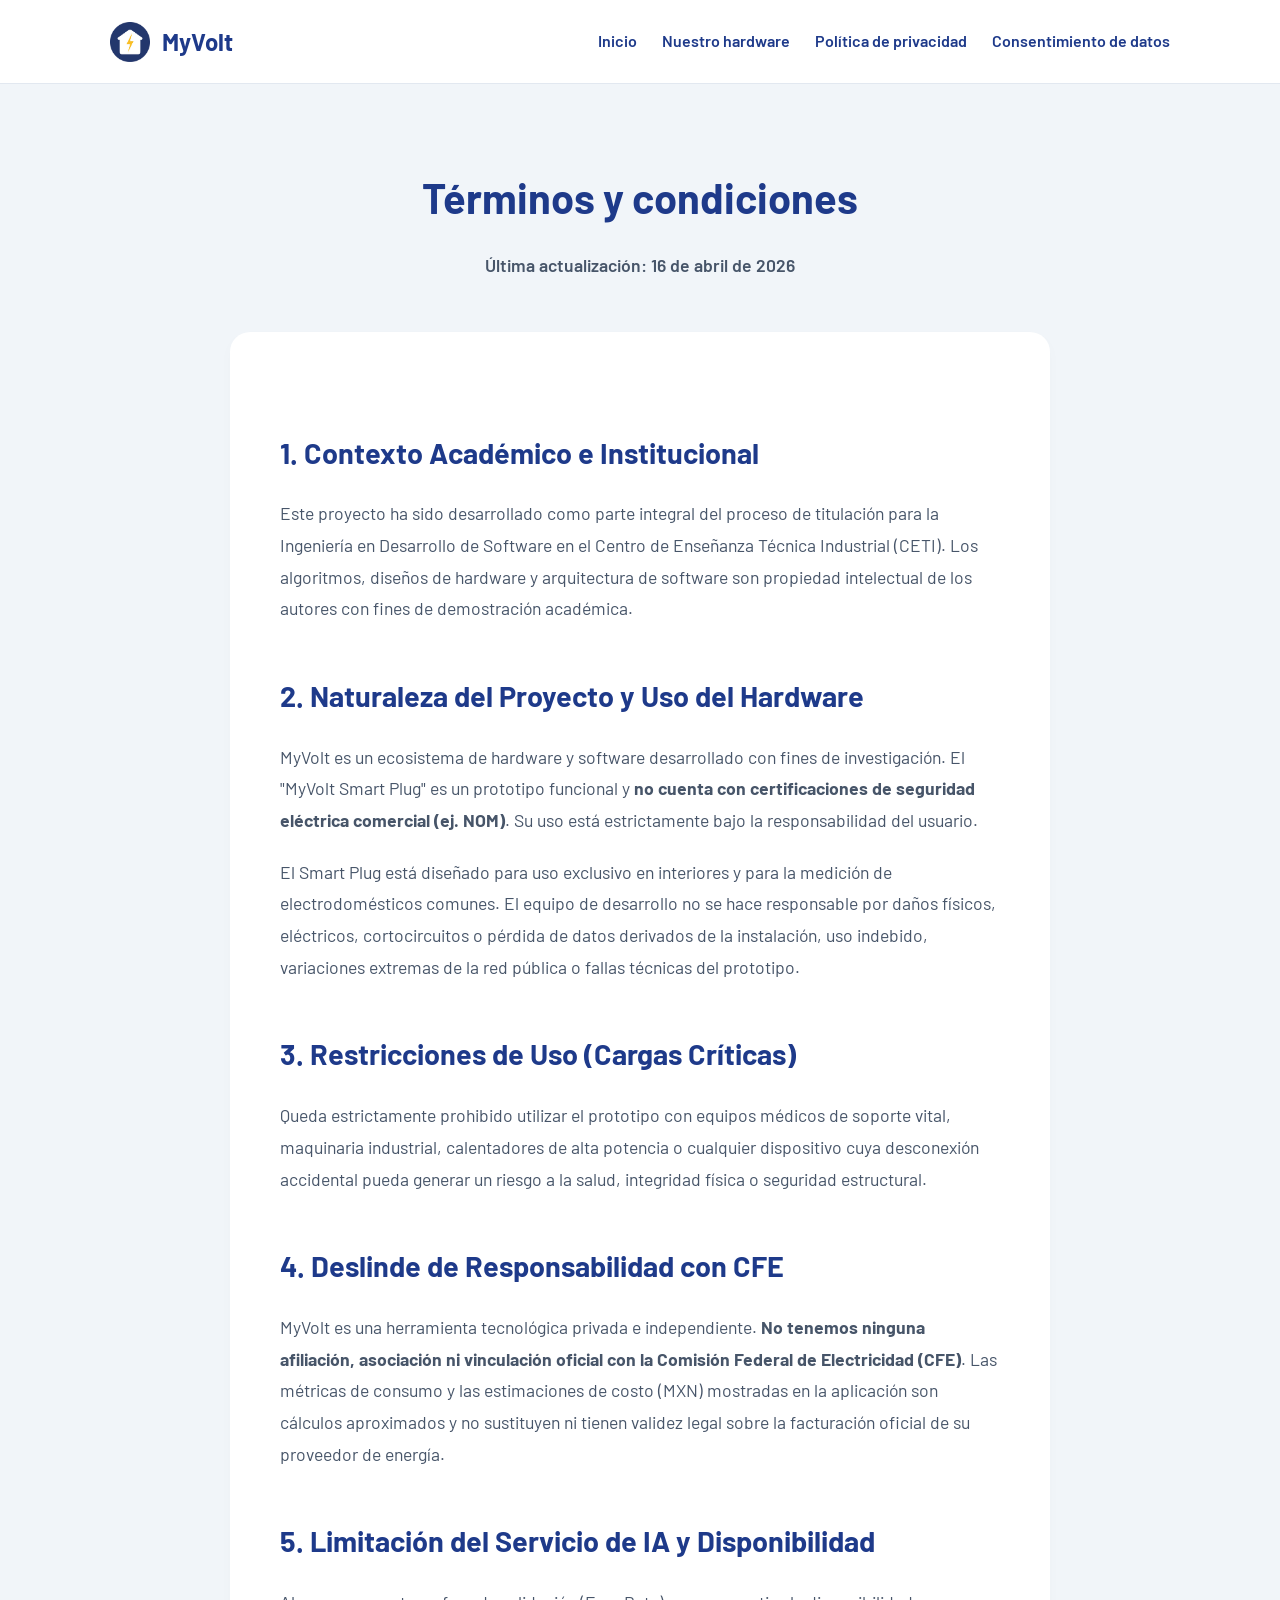
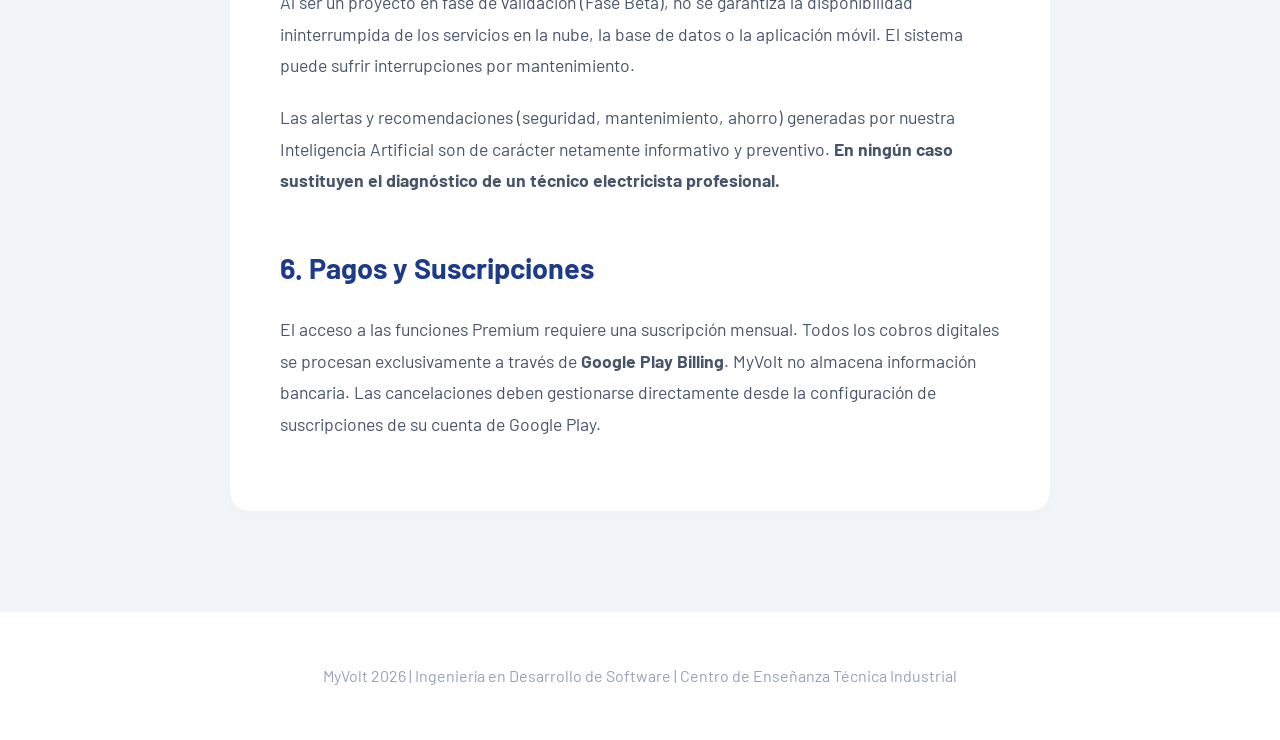
<file: html/legal/terminos-condiciones.html>
<!DOCTYPE html>
<html lang="es">
<head>
    <meta charset="UTF-8">
    <meta name="viewport" content="width=device-width, initial-scale=1.0">
    <title>Términos y condiciones - MyVolt</title>

    <link rel="icon" type="image/png" href="../../img/logo.png">
    <link href="https://fonts.googleapis.com/css2?family=Barlow:wght@400;600;700&display=swap" rel="stylesheet">
    <link rel="stylesheet" href="../../css/style.css">

    <style>
        .legal-content h2 { color: var(--azul-oscuro); margin-top: 45px; margin-bottom: 20px; font-size: 1.8rem; }
        .legal-content p, .legal-content ul { margin-bottom: 20px; color: #475569; font-size: 1.1rem; line-height: 1.8; }
        .legal-content ul { margin-left: 25px; }
        .legal-header { text-align: center; margin-bottom: 50px; }
        .legal-meta { color: #94a3b8; font-size: 1rem; margin-bottom: 5px; font-weight: 600; }
        .content-wrapper { max-width: 900px; margin: 0 auto; }
    </style>
</head>
<body>

    <header>
        <nav class="nav-centered">
            <a href="../inicio.html#inicio" class="logo-container" style="text-decoration: none;">
                <img src="../../img/logo.png" alt="MyVolt" class="logo-nav">
                <span class="logo-text">MyVolt</span>
            </a>
            
            <div class="menu-toggle" id="mobile-menu">
                <span class="bar"></span>
                <span class="bar"></span>
                <span class="bar"></span>
            </div>

            <ul id="nav-list">
                <li><a href="../inicio.html#inicio">Inicio</a></li>
                <li><a href="../inicio.html#dispositivo">Nuestro hardware</a></li>
                <li><a href="politica-privacidad.html">Política de privacidad</a></li>
                <li><a href="consentimiento-datos.html">Consentimiento de datos</a></li>
            </ul>
        </nav>
    </header>

    <section class="section-spaced bg-grey" style="padding-top: 160px;">
        <div class="container legal-content content-wrapper">
            
            <div class="legal-header">
                <h1 class="section-title" style="margin-bottom: 15px;">Términos y condiciones</h1>
                <p class="legal-meta">Última actualización: 16 de abril de 2026</p>
            </div>

            <div style="background: white; padding: 50px; border-radius: 20px; box-shadow: 0 5px 15px rgba(0,0,0,0.02);">
                
                <h2>1. Contexto Académico e Institucional</h2>
                <p>Este proyecto ha sido desarrollado como parte integral del proceso de titulación para la Ingeniería en Desarrollo de Software en el Centro de Enseñanza Técnica Industrial (CETI). Los algoritmos, diseños de hardware y arquitectura de software son propiedad intelectual de los autores con fines de demostración académica.</p>

                <h2>2. Naturaleza del Proyecto y Uso del Hardware</h2>
                <p>MyVolt es un ecosistema de hardware y software desarrollado con fines de investigación. El "MyVolt Smart Plug" es un prototipo funcional y <strong>no cuenta con certificaciones de seguridad eléctrica comercial (ej. NOM)</strong>. Su uso está estrictamente bajo la responsabilidad del usuario.</p>
                <p>El Smart Plug está diseñado para uso exclusivo en interiores y para la medición de electrodomésticos comunes. El equipo de desarrollo no se hace responsable por daños físicos, eléctricos, cortocircuitos o pérdida de datos derivados de la instalación, uso indebido, variaciones extremas de la red pública o fallas técnicas del prototipo.</p>

                <h2>3. Restricciones de Uso (Cargas Críticas)</h2>
                <p>Queda estrictamente prohibido utilizar el prototipo con equipos médicos de soporte vital, maquinaria industrial, calentadores de alta potencia o cualquier dispositivo cuya desconexión accidental pueda generar un riesgo a la salud, integridad física o seguridad estructural.</p>

                <h2>4. Deslinde de Responsabilidad con CFE</h2>
                <p>MyVolt es una herramienta tecnológica privada e independiente. <strong>No tenemos ninguna afiliación, asociación ni vinculación oficial con la Comisión Federal de Electricidad (CFE)</strong>. Las métricas de consumo y las estimaciones de costo (MXN) mostradas en la aplicación son cálculos aproximados y no sustituyen ni tienen validez legal sobre la facturación oficial de su proveedor de energía.</p>

                <h2>5. Limitación del Servicio de IA y Disponibilidad</h2>
                <p>Al ser un proyecto en fase de validación (Fase Beta), no se garantiza la disponibilidad ininterrumpida de los servicios en la nube, la base de datos o la aplicación móvil. El sistema puede sufrir interrupciones por mantenimiento.</p>
                <p>Las alertas y recomendaciones (seguridad, mantenimiento, ahorro) generadas por nuestra Inteligencia Artificial son de carácter netamente informativo y preventivo. <strong>En ningún caso sustituyen el diagnóstico de un técnico electricista profesional.</strong></p>

                <h2>6. Pagos y Suscripciones</h2>
                <p>El acceso a las funciones Premium requiere una suscripción mensual. Todos los cobros digitales se procesan exclusivamente a través de <strong>Google Play Billing</strong>. MyVolt no almacena información bancaria. Las cancelaciones deben gestionarse directamente desde la configuración de suscripciones de su cuenta de Google Play.</p>
            </div>
            
        </div>
    </section>

    <footer>
        <p>MyVolt 2026 | Ingeniería en Desarrollo de Software | Centro de Enseñanza Técnica Industrial</p>
    </footer>

    <script>
        const mobileMenu = document.getElementById('mobile-menu');
        const navList = document.getElementById('nav-list');
        const navLinks = navList.querySelectorAll('a');

        mobileMenu.addEventListener('click', () => { navList.classList.toggle('active'); });
        navLinks.forEach(link => { link.addEventListener('click', () => { navList.classList.remove('active'); }); });
    </script>
</body>
</html>
</file>
<file: css/style.css>
:root {
    --azul-oscuro: #1E3A8A;
    --amarillo: #FBBF24;
    --blanco: #FFFFFF;
    --gris-frio: #F1F5F9;
    --espaciado: 100px;
}

* { margin: 0; padding: 0; box-sizing: border-box; font-family: 'Barlow', sans-serif; }
body { background-color: var(--blanco); color: #334155; line-height: 1.8; scroll-behavior: smooth; }
.container { max-width: 1200px; margin: 0 auto; padding: 0 40px; }
.section-spaced { padding: var(--espaciado) 0; }
.bg-grey { background-color: var(--gris-frio); }
.bg-blue { background: var(--azul-oscuro); }
.flex-center { display: flex; flex-direction: column; align-items: center; text-align: center; }

/* navegacion */
header { background: var(--blanco); border-bottom: 1px solid #e2e8f0; padding: 20px 0; position: fixed; width: 100%; top: 0; z-index: 1000; }
.nav-centered { display: flex; justify-content: space-between; align-items: center; max-width: 1100px; margin: 0 auto; padding: 0 20px; }
.logo-container { display: flex; align-items: center; gap: 12px; }
.logo-nav { height: 40px; }
.logo-text { font-weight: 700; font-size: 1.5rem; color: var(--azul-oscuro); }
nav ul { display: flex; list-style: none; gap: 25px; }
nav ul li a { text-decoration: none; color: var(--azul-oscuro); font-weight: 600; transition: color 0.3s; }
nav ul li a:hover { color: var(--amarillo); }

/* hero split logo y qr grandes a la derecha */
.hero { padding: 220px 0 120px; }
.hero-split { display: flex; align-items: center; justify-content: space-between; gap: 50px; }
.hero-text-side { flex: 1; text-align: left; }
.hero-visual-side { flex: 0 0 auto; display: flex; flex-direction: column; align-items: center; }
.visual-wrapper { display: flex; gap: 30px; align-items: center; background: white; padding: 30px; border-radius: 25px; box-shadow: 0 20px 40px rgba(0,0,0,0.07); }
.img-big { height: 200px; width: auto; display: block; }
.qr-hint { margin-top: 15px; font-weight: 700; color: var(--azul-oscuro); font-size: 1rem; }

.tagline { color: var(--azul-oscuro); font-weight: 700; text-transform: uppercase; letter-spacing: 2px; font-size: 0.9rem; margin-bottom: 15px; }
.hero h1 { font-size: 3.5rem; color: var(--azul-oscuro); margin-bottom: 20px; line-height: 1.1; }
.hero-desc { font-size: 1.25rem; color: #64748b; margin-bottom: 40px; max-width: 500px; }

.btn { background: var(--azul-oscuro); color: white; padding: 16px 35px; border-radius: 10px; text-decoration: none; font-weight: 700; transition: all 0.3s; display: inline-block; }
.btn:hover { transform: translateY(-3px); box-shadow: 0 10px 20px rgba(30, 58, 138, 0.2); }

/* grids y cards */
.section-title { text-align: center; margin-bottom: 60px; font-size: 2.6rem; color: var(--azul-oscuro); }
.text-white { color: white !important; }
.grid { display: grid; grid-template-columns: repeat(auto-fit, minmax(350px, 1fr)); gap: 40px; }
.card { background: var(--blanco); padding: 50px; border-radius: 20px; text-align: center; box-shadow: 0 5px 15px rgba(0,0,0,0.02); }
.card-icon { height: 70px; margin-bottom: 25px; }
.highlight { border: 2px solid var(--amarillo); }

/* arquitectura correccion de colores */
.tech-grid-main { display: grid; grid-template-columns: 1fr 1fr; gap: 80px; text-align: center; }
.tech-item h3 { color: var(--amarillo); font-size: 1.9rem; margin-bottom: 15px; }
.tech-item p { font-size: 1.1rem; opacity: 1; } 

/* pagos */
.bundle-card { max-width: 550px; padding: 60px 40px; }
.bundle-header { display: flex; align-items: center; justify-content: center; gap: 15px; margin-bottom: 20px; }
.card-icon-small { height: 40px; }
.tagline-yellow { background: #FEF3C7; color: #92400E; padding: 6px 15px; border-radius: 50px; font-size: 0.8rem; font-weight: 700; text-transform: uppercase; }
.bundle-list { text-align: left; max-width: 320px; margin: 25px auto; color: #64748b; }
.price-box { margin: 30px 0; }
.old-price { text-decoration: line-through; color: #94a3b8; font-size: 1.2rem; }
.new-price { font-size: 3rem; font-weight: 700; color: var(--azul-oscuro); }
#wallet_container { margin-top: 20px; display: flex; justify-content: center; min-height: 48px; }

/* integrantes */
.team-container { text-align: center; }
.team-header { display: flex; flex-direction: column; align-items: center; gap: 15px; margin-bottom: 40px; }
.team-main-icon { height: 70px; }
.team-grid { display: grid; grid-template-columns: repeat(auto-fit, minmax(220px, 1fr)); gap: 25px; }
.member { background: var(--blanco); padding: 35px 20px; border-radius: 15px; border-bottom: 5px solid var(--azul-oscuro); box-shadow: 0 5px 10px rgba(0,0,0,0.02); }

/* estilos de la seccion del producto fisico */
.product-split { display: flex; gap: 50px; align-items: center; margin-top: 40px; }
.product-gallery { flex: 1; position: relative; overflow: hidden; border-radius: 20px; box-shadow: 0 10px 30px rgba(0,0,0,0.08); background: var(--blanco); }
.slides { display: flex; transition: transform 0.4s ease-in-out; }
.slide { min-width: 100%; }
.slide img { width: 100%; display: block; object-fit: cover; aspect-ratio: 4/3; }

/* botones del carrusel */
.slider-btn { position: absolute; top: 50%; transform: translateY(-50%); background: var(--azul-oscuro); color: white; border: none; width: 45px; height: 45px; border-radius: 50%; cursor: pointer; display: flex; align-items: center; justify-content: center; font-size: 1.2rem; opacity: 0.7; transition: all 0.3s; z-index: 2; }
.slider-btn:hover { opacity: 1; transform: translateY(-50%) scale(1.1); }
.prev-btn { left: 15px; }
.next-btn { right: 15px; }

/* informacion y lista de electrodomésticos en 4 columnas */
.product-info { flex: 1; text-align: left; }
.product-price { font-size: 2.5rem; color: var(--azul-oscuro); font-weight: 700; margin: 15px 0; }

.device-list { 
    display: grid; 
    grid-template-columns: repeat(4, 1fr); 
    gap: 20px; 
    list-style: none; 
    margin: 0 auto;
    max-width: 1000px;
}

.device-list li { 
    position: relative; 
    padding-left: 28px; 
    color: #475569; 
    font-size: 1.05rem; 
}

.device-list li::before { 
    content: '✓'; 
    position: absolute; 
    left: 0; 
    color: var(--amarillo); 
    font-weight: bold; 
    font-size: 1.2rem; 
}

/* acordeon de preguntas frecuentes */
.faq-container { max-width: 800px; margin: 0 auto; text-align: left; }
.faq-item { background: white; margin-bottom: 15px; border-radius: 10px; box-shadow: 0 4px 6px rgba(0,0,0,0.02); overflow: hidden; }
.faq-question { width: 100%; background: none; border: none; padding: 20px 25px; text-align: left; font-size: 1.2rem; font-weight: 600; color: var(--azul-oscuro); cursor: pointer; display: flex; justify-content: space-between; align-items: center; }
.faq-answer { padding: 0 25px; max-height: 0; overflow: hidden; transition: max-height 0.3s ease, padding 0.3s ease; color: #64748b; }
.faq-item.active .faq-answer { max-height: 200px; padding: 0 25px 20px 25px; }
.faq-icon { transition: transform 0.3s ease; font-size: 1.5rem; color: var(--amarillo); }
.faq-item.active .faq-icon { transform: rotate(45deg); }

footer { text-align: center; padding: 50px; color: #94a3b8; border-top: 1px solid #f1f5f9; }

/* estilos del boton hamburguesa oculto en computadoras */
.menu-toggle {
    display: none;
    flex-direction: column;
    cursor: pointer;
    gap: 5px;
}

.bar {
    width: 25px;
    height: 3px;
    background-color: var(--azul-oscuro);
    border-radius: 3px;
    transition: all 0.3s ease;
}

/* ajustes para pantallas medianas o tablets */
@media (max-width: 992px) {
    .hero-split { 
        flex-direction: column; 
        text-align: center; 
    }
    .hero-desc {
        margin: 0 auto 40px auto;
    }
    .hero-visual-side {
        margin-top: 40px;
    }
    .visual-wrapper { 
        flex-direction: column; 
        gap: 20px; 
    }
    .hero h1 { 
        font-size: 2.8rem; 
    }
    .grid, .tech-grid-main, .team-grid { 
        grid-template-columns: 1fr; 
    }
    .product-split { 
        flex-direction: column; 
    }
    .device-list { 
        grid-template-columns: repeat(3, 1fr); 
    }
}

/* ajustes para celulares y pantallas pequenas */
@media (max-width: 768px) {
    :root {
        --espaciado: 60px;
    }
    
    .container {
        padding: 0 20px;
    }

    /* navegacion movil */
    header {
        height: 80px; 
        display: flex;
        align-items: center;
    }

    .nav-centered {
        flex-direction: row; 
        justify-content: space-between;
        width: 100%;
    }
    
    .menu-toggle {
        display: flex; 
        z-index: 1100; 
        position: relative;
    }
    
    nav ul {
        display: none; 
        flex-direction: column;
        width: 100%;
        text-align: center;
        background-color: var(--blanco);
        position: fixed; 
        top: 80px; 
        left: 0;
        height: calc(100vh - 80px);
        padding-top: 40px;
        z-index: 1000;
        box-shadow: 0 10px 15px rgba(0,0,0,0.05);
        gap: 30px;
    }
    
    nav ul.active {
        display: flex; 
    }
    
    /* resto de ajustes moviles */
    .hero {
        padding: 160px 0 60px;
    }
    
    .hero h1 {
        font-size: 2.2rem;
    }
    
    .img-big {
        height: 140px;
    }
    
    .section-title {
        font-size: 2rem;
        margin-bottom: 40px;
    }
    
    .card {
        padding: 30px;
    }
    
    .bundle-card {
        padding: 40px 20px;
    }
    
    .new-price {
        font-size: 2.4rem;
    }
    
    .team-grid {
        grid-template-columns: 1fr;
    }

    .device-list { 
        grid-template-columns: repeat(2, 1fr); 
    }
}

/* ajuste extra para pantallas muy pequenas */
@media (max-width: 480px) {
    .device-list { 
        grid-template-columns: 1fr; 
    }
}
</file>
